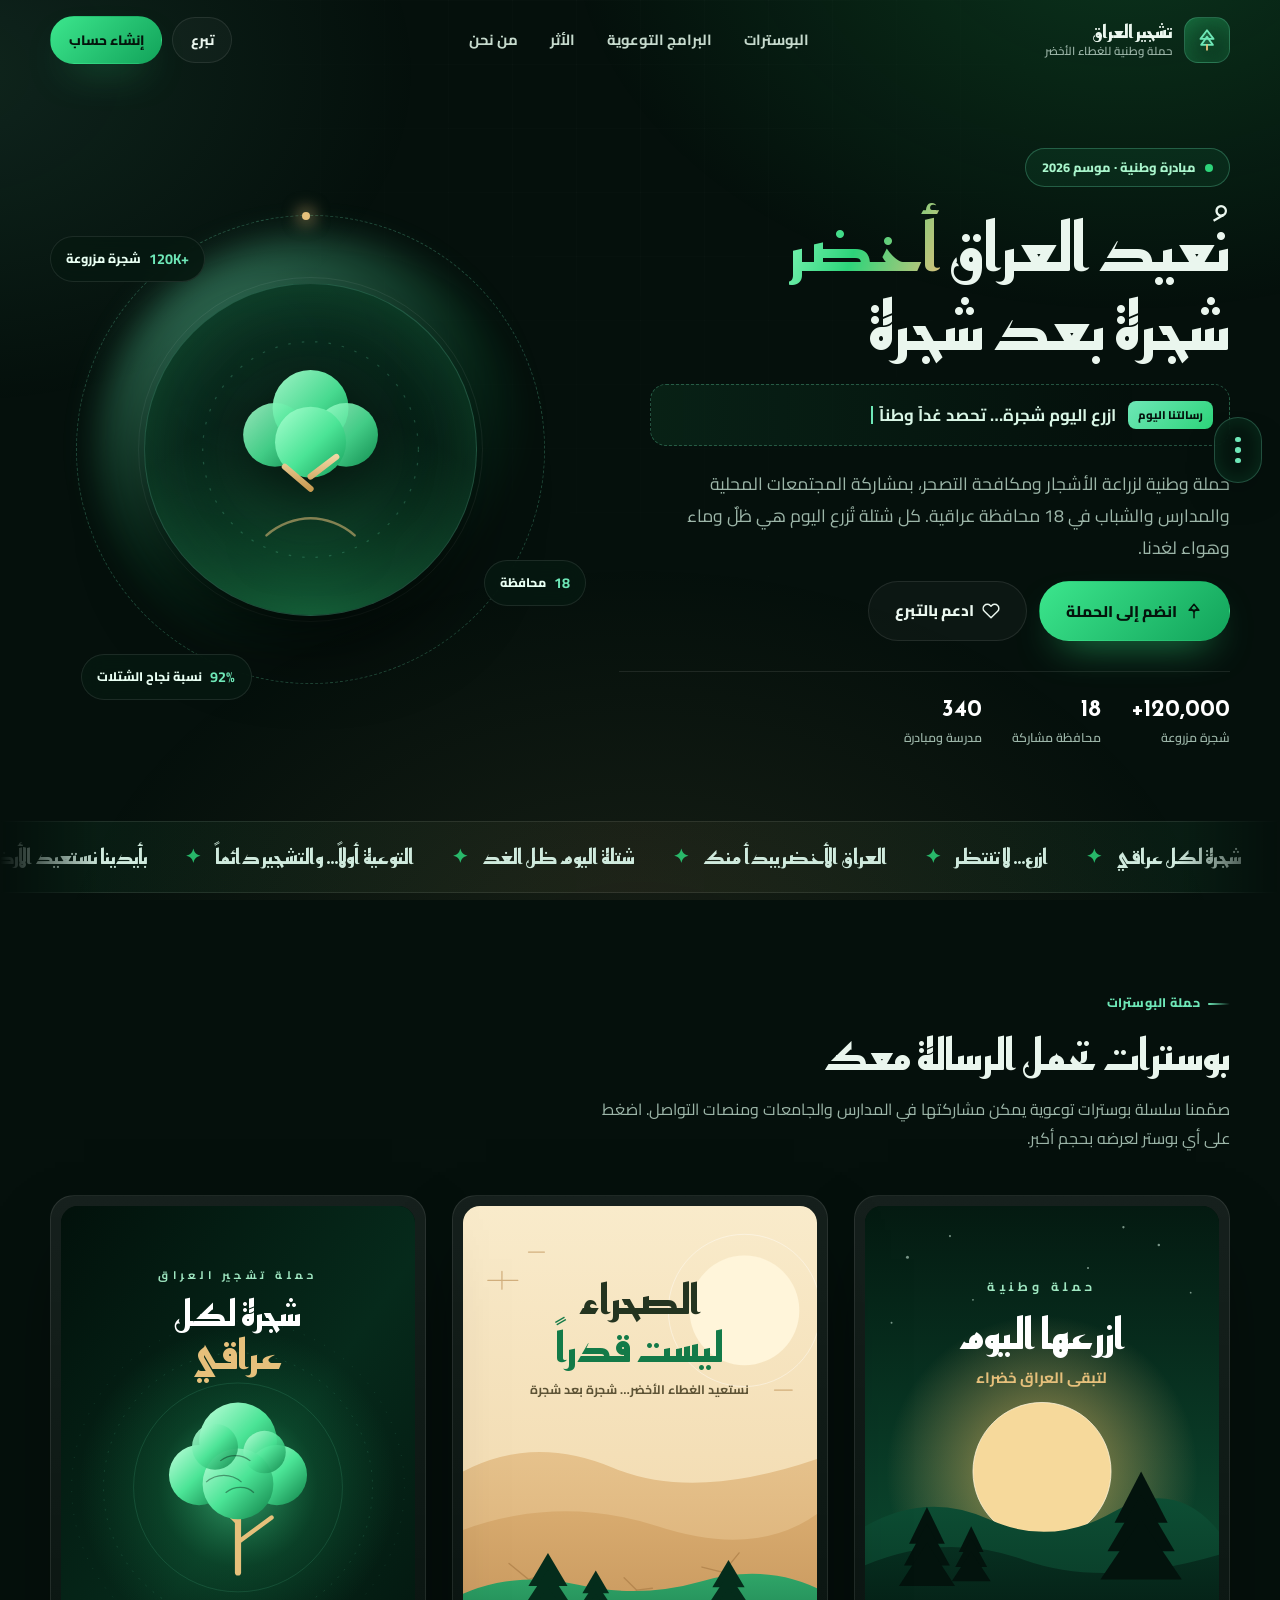
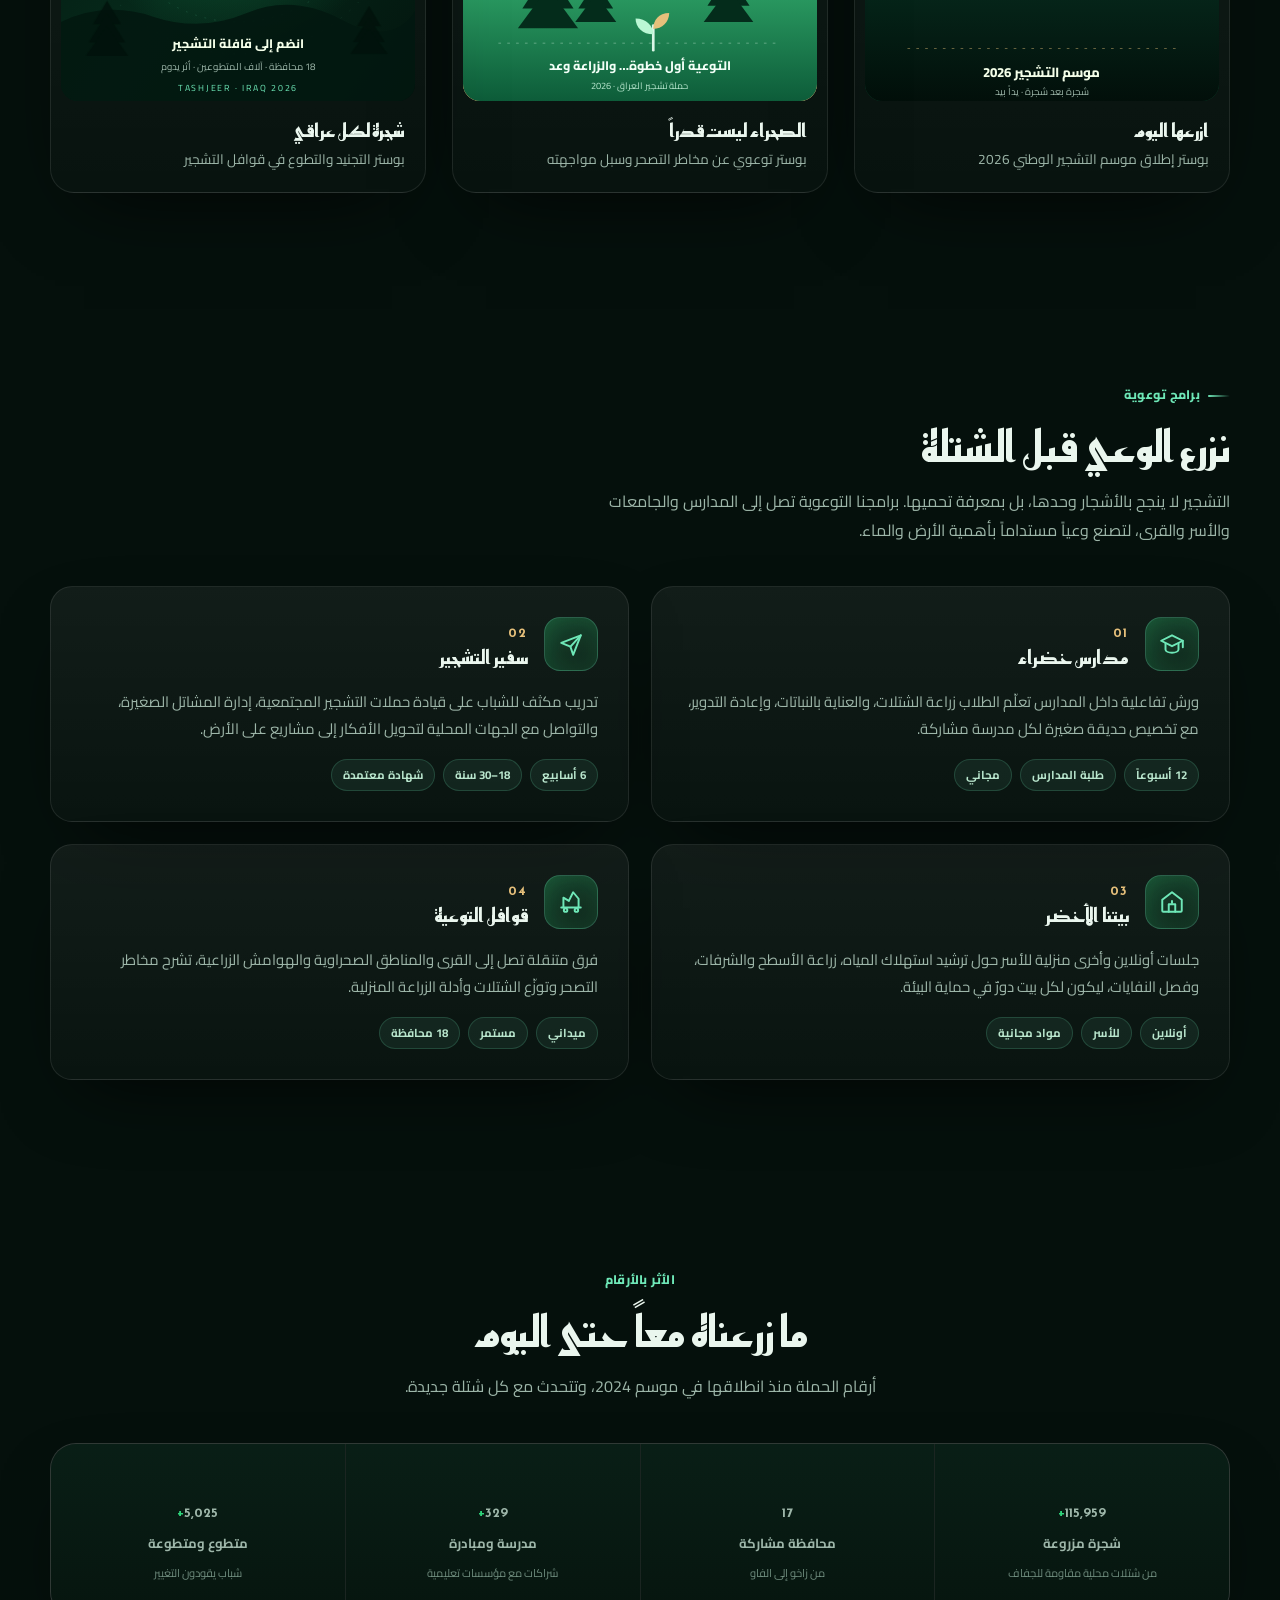
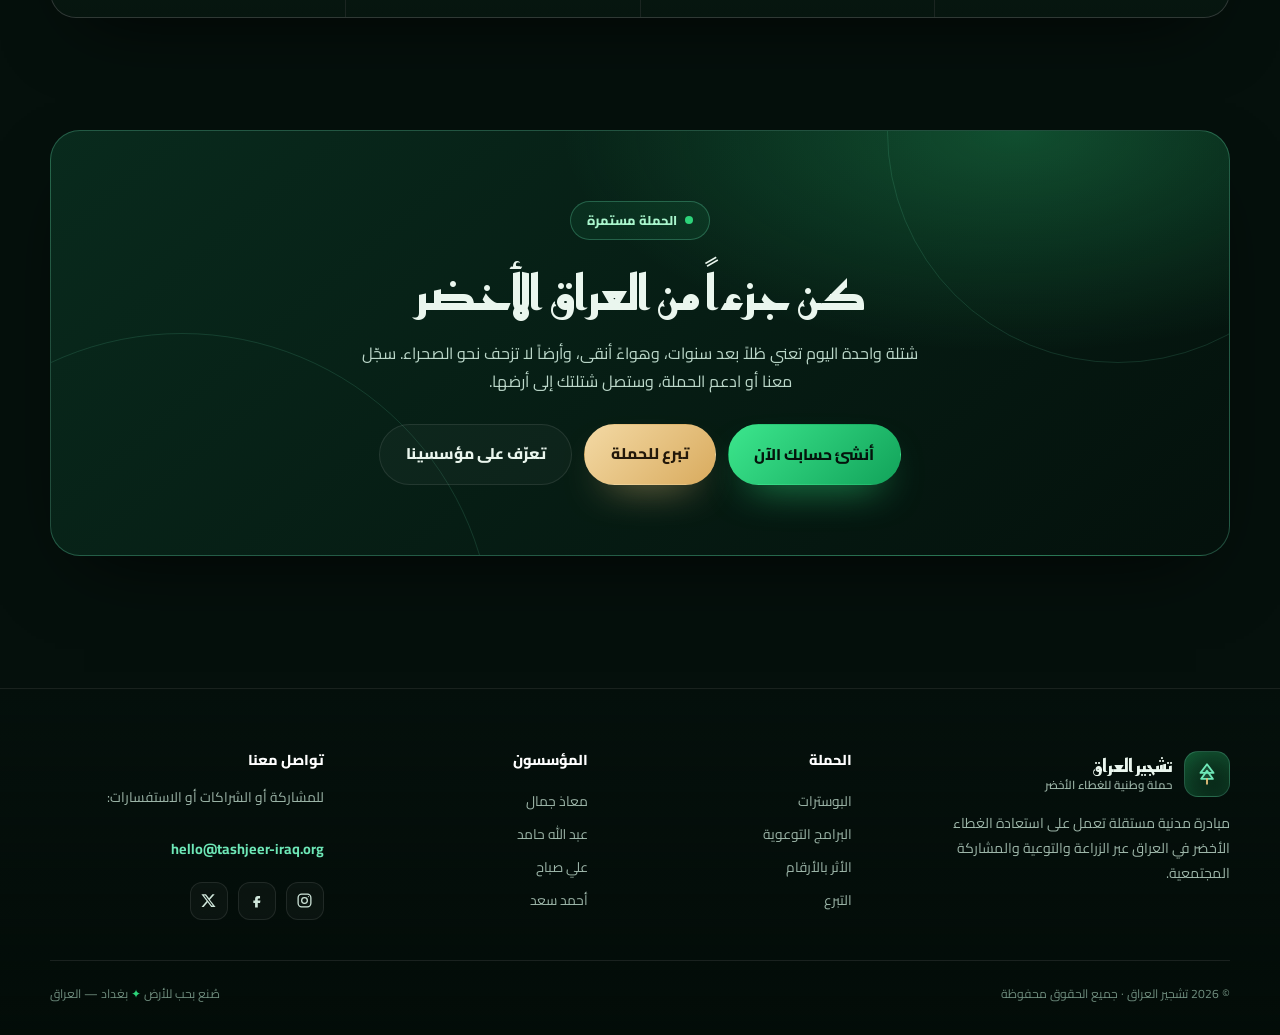
<file: index.html>
<!DOCTYPE html>
<html lang="ar" dir="rtl">
<head>
  <meta charset="UTF-8" />
  <meta name="viewport" content="width=device-width, initial-scale=1.0" />
  <title>تشجير العراق | حملة وطنية لاستعادة الغطاء الأخضر</title>
  <meta name="description" content="حملة وطنية لزراعة الأشجار في العراق ومكافحة التصحر، مع بوسترات توعوية وبرامج تعليمية وفرص للتبرع والمشاركة." />
  <meta name="theme-color" content="#05100c" />
  <meta property="og:title" content="تشجير العراق — شجرة بعد شجرة" />
  <meta property="og:description" content="نُعيد العراق أخضر عبر حملات زراعة، برامج توعوية، ومشاركة مجتمعية في 18 محافظة." />
  <meta property="og:type" content="website" />
  <link rel="icon" href="data:image/svg+xml,%3Csvg xmlns='http://www.w3.org/2000/svg' viewBox='0 0 24 24'%3E%3Crect width='24' height='24' rx='6' fill='%2305100c'/%3E%3Cpath d='M12 4 6.5 11.5h11L12 4Z' fill='%232dd47a'/%3E%3Cpath d='M12 10 7.5 16.5h9L12 10Z' fill='%236ee7b7'/%3E%3Cpath d='M12 16.5V21' stroke='%23e6c07b' stroke-width='1.6' stroke-linecap='round'/%3E%3C/svg%3E" />
  <link rel="preconnect" href="https://fonts.googleapis.com" />
  <link rel="preconnect" href="https://fonts.gstatic.com" crossorigin />
  <link href="https://fonts.googleapis.com/css2?family=Cairo:wght@300;400;600;700;800&family=Reem+Kufi:wght@400;500;600;700&display=swap" rel="stylesheet" />
  <link rel="stylesheet" href="assets/css/style.css" />
</head>
<body>
  <a class="skip-link" href="#main">تجاوز إلى المحتوى</a>
  <div class="scroll-progress" aria-hidden="true"></div>

  <!-- ======================= Header ======================= -->
  <header class="site-header" id="siteHeader">
    <div class="wrap header-inner">
      <a class="brand" href="index.html" aria-label="تشجير العراق — الصفحة الرئيسية">
        <span class="brand-mark" aria-hidden="true">
          <svg viewBox="0 0 24 24" fill="none" stroke="currentColor" stroke-width="1.7" stroke-linecap="round" stroke-linejoin="round">
            <path d="M12 3 6 11h12L12 3Z" fill="currentColor" fill-opacity=".16" />
            <path d="M12 9 6.6 16.5h10.8L12 9Z" fill="currentColor" fill-opacity=".16" />
            <path d="M12 16.5V21" stroke="#e6c07b" />
          </svg>
        </span>
        <span class="brand-text">
          <strong>تشجير العراق</strong>
          <small>حملة وطنية للغطاء الأخضر</small>
        </span>
      </a>

      <nav class="nav" aria-label="التنقل الرئيسي">
        <a href="#posters">البوسترات</a>
        <a href="#programs">البرامج التوعوية</a>
        <a href="#impact">الأثر</a>
        <a href="about.html">من نحن</a>
      </nav>

      <div class="header-actions">
        <a class="btn btn-ghost btn-sm" href="donate.html">تبرع</a>
        <button class="btn btn-primary btn-sm" type="button" data-open="accountModal">إنشاء حساب</button>
      </div>
    </div>
  </header>

  <main id="main">
    <!-- ======================= Hero ======================= -->
    <section class="hero">
      <div class="wrap hero-grid">
        <div class="hero-copy">
          <span class="eyebrow"><span class="pulse" aria-hidden="true"></span> مبادرة وطنية · موسم 2026</span>
          <h1>نُعيد العراق <span class="grad">أخضر</span><br />شجرة بعد شجرة</h1>

          <div class="rotator" aria-live="polite">
            <span class="rotator-label">رسالتنا اليوم</span>
            <p class="rotator-text" id="rotator">ازرع اليوم شجرة… تحصد غداً وطناً يتنفّس.</p>
          </div>

          <p class="hero-sub">
            حملة وطنية لزراعة الأشجار ومكافحة التصحر، بمشاركة المجتمعات المحلية والمدارس والشباب
            في 18 محافظة عراقية. كل شتلة تُزرع اليوم هي ظلٌ وماء وهواء لغدنا.
          </p>

          <div class="hero-actions">
            <button class="btn btn-primary" type="button" data-open="accountModal">
              <svg viewBox="0 0 24 24" fill="none" stroke="currentColor" stroke-width="2" stroke-linecap="round" stroke-linejoin="round" aria-hidden="true"><path d="M12 21v-8" /><path d="M12 13 8.5 9.5M12 13l3.5-3.5" /><path d="M12 3 5.5 11h13L12 3Z" /></svg>
              انضم إلى الحملة
            </button>
            <a class="btn btn-ghost" href="donate.html">
              <svg viewBox="0 0 24 24" fill="none" stroke="currentColor" stroke-width="2" stroke-linecap="round" stroke-linejoin="round" aria-hidden="true"><path d="M20.8 4.6a5.5 5.5 0 0 0-7.8 0L12 5.6l-1-1a5.5 5.5 0 0 0-7.8 7.8l1 1L12 21l7.8-7.6 1-1a5.5 5.5 0 0 0 0-7.8Z" /></svg>
              ادعم بالتبرع
            </a>
          </div>

          <div class="hero-mini">
            <div><strong>120,000+</strong><span>شجرة مزروعة</span></div>
            <div><strong>18</strong><span>محافظة مشاركة</span></div>
            <div><strong>340</strong><span>مدرسة ومبادرة</span></div>
          </div>
        </div>

        <div class="hero-art" aria-hidden="true">
          <div class="orb"></div>
          <div class="rings"></div>
          <div class="emblem">
            <svg viewBox="0 0 200 200">
              <defs>
                <linearGradient id="heroCanopy" x1="0" y1="0" x2="1" y2="1">
                  <stop offset="0" stop-color="#a9ffd0" />
                  <stop offset="0.55" stop-color="#4be496" />
                  <stop offset="1" stop-color="#149b58" />
                </linearGradient>
                <linearGradient id="heroTrunk" x1="0" y1="0" x2="0" y2="1">
                  <stop offset="0" stop-color="#f0d5a2" />
                  <stop offset="1" stop-color="#c89b52" />
                </linearGradient>
              </defs>
              <circle cx="100" cy="100" r="88" fill="none" stroke="rgba(110,231,183,.22)" stroke-dasharray="2 9" />
              <g>
                <circle cx="100" cy="66" r="31" fill="url(#heroCanopy)" opacity=".95" />
                <circle cx="71" cy="88" r="26" fill="url(#heroCanopy)" opacity=".88" />
                <circle cx="129" cy="88" r="26" fill="url(#heroCanopy)" opacity=".88" />
                <circle cx="100" cy="94" r="29" fill="url(#heroCanopy)" />
              </g>
              <path d="M100 102v62" stroke="url(#heroTrunk)" stroke-width="7" stroke-linecap="round" />
              <path d="M100 132 79 114M100 122l21-16" stroke="url(#heroTrunk)" stroke-width="5" stroke-linecap="round" />
              <path d="M64 170c10-9 24-14 36-14s26 5 36 14" stroke="rgba(230,192,123,.55)" stroke-width="2" stroke-linecap="round" fill="none" />
            </svg>
          </div>
          <span class="float-pill pill-1"><b>+120K</b> شجرة مزروعة</span>
          <span class="float-pill pill-2"><b>18</b> محافظة</span>
          <span class="float-pill pill-3"><b>92%</b> نسبة نجاح الشتلات</span>
        </div>
      </div>
    </section>

    <!-- ======================= Ticker ======================= -->
    <div class="ticker" aria-hidden="true">
      <div class="ticker-track">
        <div class="ticker-set">
          <span class="ticker-item">شجرة لكل عراقي</span>
          <span class="ticker-item">ازرع… لا تنتظر</span>
          <span class="ticker-item">العراق الأخضر يبدأ منك</span>
          <span class="ticker-item">شتلة اليوم ظل الغد</span>
          <span class="ticker-item">التوعية أولاً… والتشجير دائماً</span>
          <span class="ticker-item">بأيدينا نستعيد الأرض</span>
        </div>
      </div>
    </div>

    <!-- ======================= Posters ======================= -->
    <section class="section" id="posters">
      <div class="wrap">
        <div class="section-head reveal">
          <span class="kicker">حملة البوسترات</span>
          <h2>بوسترات تحمل الرسالة معك</h2>
          <p>
            صمّمنا سلسلة بوسترات توعوية يمكن مشاركتها في المدارس والجامعات ومنصات التواصل.
            اضغط على أي بوستر لعرضه بحجم أكبر.
          </p>
        </div>

        <div class="posters-grid">
          <!-- Poster 1 -->
          <article class="poster reveal" style="--d: 0ms">
            <button class="poster-open" type="button" data-poster data-title="ازرعها اليوم" data-sub="حملة تشجير العراق · موسم 2026" aria-label="عرض بوستر ازرعها اليوم">
              <svg viewBox="0 0 400 560" role="img" aria-label="بوستر: ازرعها اليوم لتبقى العراق خضراء">
                <defs>
                  <linearGradient id="p1sky" x1="0" y1="0" x2="0" y2="1">
                    <stop offset="0" stop-color="#041a11" />
                    <stop offset="0.55" stop-color="#0a3d28" />
                    <stop offset="1" stop-color="#0e5738" />
                  </linearGradient>
                  <radialGradient id="p1glow" cx="0.5" cy="0.5" r="0.5">
                    <stop offset="0" stop-color="#ffe9b8" stop-opacity="0.85" />
                    <stop offset="0.45" stop-color="#f0c069" stop-opacity="0.38" />
                    <stop offset="1" stop-color="#e6c07b" stop-opacity="0" />
                  </radialGradient>
                  <linearGradient id="p1hill1" x1="0" y1="0" x2="0" y2="1">
                    <stop offset="0" stop-color="#0d4e34" /><stop offset="1" stop-color="#062b1d" />
                  </linearGradient>
                  <linearGradient id="p1hill2" x1="0" y1="0" x2="0" y2="1">
                    <stop offset="0" stop-color="#072f20" /><stop offset="1" stop-color="#020f0a" />
                  </linearGradient>
                </defs>
                <rect width="400" height="560" fill="url(#p1sky)" />
                <g fill="#d9f6e6" opacity="0.55">
                  <circle cx="48" cy="58" r="1.7" /><circle cx="96" cy="34" r="1.2" /><circle cx="332" cy="44" r="1.4" />
                  <circle cx="368" cy="98" r="1" /><circle cx="252" cy="70" r="1.2" /><circle cx="122" cy="106" r="1" />
                  <circle cx="30" cy="132" r="1.1" /><circle cx="292" cy="24" r="1.3" />
                </g>
                <circle cx="200" cy="300" r="176" fill="url(#p1glow)" />
                <circle cx="200" cy="300" r="78" fill="#f6d99b" />
                <circle cx="200" cy="300" r="78" fill="none" stroke="#fff6de" stroke-opacity="0.85" />
                <text x="200" y="96" text-anchor="middle" fill="#9fe7c1" font-family="Cairo, sans-serif" font-size="14" font-weight="700" letter-spacing="5">حملة وطنية</text>
                <text x="200" y="162" text-anchor="middle" fill="#ffffff" font-family="Reem Kufi, Cairo, sans-serif" font-size="48" font-weight="700">ازرعها اليوم</text>
                <text x="200" y="200" text-anchor="middle" fill="#e6c07b" font-family="Cairo, sans-serif" font-size="17" font-weight="700">لتبقى العراق خضراء</text>
                <path d="M0 362 Q70 322 140 354 T280 346 T400 368 V560 H0 Z" fill="url(#p1hill1)" />
                <path d="M0 406 Q90 368 180 400 T400 394 V560 H0 Z" fill="url(#p1hill2)" />
                <g fill="#03130d">
                  <g transform="translate(312 300)">
                    <rect x="-4" y="62" width="8" height="46" fill="#020d08" />
                    <path d="M0 0 L30 58 H-30 Z" /><path d="M0 26 L38 90 H-38 Z" /><path d="M0 54 L46 122 H-46 Z" />
                  </g>
                  <g transform="translate(70 340) scale(.72)">
                    <rect x="-3.5" y="62" width="7" height="40" />
                    <path d="M0 0 L28 58 H-28 Z" /><path d="M0 26 L36 92 H-36 Z" /><path d="M0 56 L44 124 H-44 Z" />
                  </g>
                  <g transform="translate(120 362) scale(.5)">
                    <rect x="-3.5" y="62" width="7" height="40" />
                    <path d="M0 0 L28 58 H-28 Z" /><path d="M0 26 L36 92 H-36 Z" /><path d="M0 56 L44 124 H-44 Z" />
                  </g>
                </g>
                <path d="M48 500h304" stroke="rgba(230,192,123,.5)" stroke-width="1" stroke-dasharray="3 7" />
                <text x="200" y="532" text-anchor="middle" fill="#f4ffe9" font-family="Cairo, sans-serif" font-size="15" font-weight="800">موسم التشجير 2026</text>
                <text x="200" y="552" text-anchor="middle" fill="#9db6a9" font-family="Cairo, sans-serif" font-size="11">شجرة بعد شجرة · يداً بيد</text>
              </svg>
              <span class="poster-overlay"><span>عرض البوستر</span></span>
            </button>
            <div class="poster-meta">
              <h3>ازرعها اليوم</h3>
              <p>بوستر إطلاق موسم التشجير الوطني 2026</p>
            </div>
          </article>

          <!-- Poster 2 -->
          <article class="poster reveal" style="--d: 90ms">
            <button class="poster-open" type="button" data-poster data-title="الصحراء ليست قدراً" data-sub="بوستر توعوي · مكافحة التصحر" aria-label="عرض بوستر الصحراء ليست قدراً">
              <svg viewBox="0 0 400 560" role="img" aria-label="بوستر: الصحراء ليست قدراً، نستعيد الغطاء الأخضر">
                <defs>
                  <linearGradient id="p2sky" x1="0" y1="0" x2="0" y2="1">
                    <stop offset="0" stop-color="#f9ebcb" /><stop offset="1" stop-color="#efd3a3" />
                  </linearGradient>
                  <linearGradient id="p2sand1" x1="0" y1="0" x2="0" y2="1">
                    <stop offset="0" stop-color="#e6c28c" /><stop offset="1" stop-color="#d3a469" />
                  </linearGradient>
                  <linearGradient id="p2sand2" x1="0" y1="0" x2="0" y2="1">
                    <stop offset="0" stop-color="#d8ab6f" /><stop offset="1" stop-color="#bd8b52" />
                  </linearGradient>
                  <linearGradient id="p2green" x1="0" y1="0" x2="0" y2="1">
                    <stop offset="0" stop-color="#2fa568" /><stop offset="1" stop-color="#0d5c39" />
                  </linearGradient>
                </defs>
                <rect width="400" height="560" fill="url(#p2sky)" />
                <circle cx="318" cy="118" r="62" fill="#fff5da" />
                <circle cx="318" cy="118" r="86" fill="none" stroke="#ffffff" stroke-opacity="0.45" />
                <g stroke="#b98a4e" stroke-width="1.4" stroke-linecap="round" opacity="0.6">
                  <path d="M28 84h34M44 74v20" /><path d="M74 52h18" /><path d="M352 208h20" />
                </g>

                <text x="200" y="122" text-anchor="middle" fill="#243420" font-family="Reem Kufi, Cairo, sans-serif" font-size="46" font-weight="700">الصحراء</text>
                <text x="200" y="176" text-anchor="middle" fill="#137a48" font-family="Reem Kufi, Cairo, sans-serif" font-size="46" font-weight="700">ليست قدراً</text>
                <text x="200" y="212" text-anchor="middle" fill="#5d5335" font-family="Cairo, sans-serif" font-size="14" font-weight="700">نستعيد الغطاء الأخضر… شجرة بعد شجرة</text>

                <path d="M0 300 Q80 258 170 296 T400 286 V560 H0 Z" fill="url(#p2sand1)" />
                <path d="M0 366 Q110 326 220 362 T400 348 V560 H0 Z" fill="url(#p2sand2)" />

                <!-- cracked earth lines -->
                <g stroke="#a97b45" stroke-width="1.6" stroke-linecap="round" opacity="0.65" fill="none">
                  <path d="M52 404l22 18 4 24M74 422l26-8M92 430l20 10" />
                  <path d="M312 392l-18 22 6 26M294 414l-24-6M300 436l-16 14" />
                  <path d="M182 420l14 14-4 20M196 434l18-2" />
                </g>

                <path d="M0 438 Q60 412 130 428 T270 424 T400 432 V560 H0 Z" fill="url(#p2green)" />
                <g fill="#042c1b">
                  <g transform="translate(96 392) scale(.85)">
                    <rect x="-4" y="46" width="8" height="34" />
                    <path d="M0 0 L26 44 H-26 Z" /><path d="M0 22 L34 74 H-34 Z" /><path d="M0 46 L40 100 H-40 Z" />
                  </g>
                  <g transform="translate(150 412) scale(.58)">
                    <rect x="-4" y="46" width="8" height="34" />
                    <path d="M0 0 L26 44 H-26 Z" /><path d="M0 22 L34 74 H-34 Z" /><path d="M0 46 L40 100 H-40 Z" />
                  </g>
                  <g transform="translate(300 400) scale(.7)">
                    <rect x="-4" y="46" width="8" height="34" />
                    <path d="M0 0 L26 44 H-26 Z" /><path d="M0 22 L34 74 H-34 Z" /><path d="M0 46 L40 100 H-40 Z" />
                  </g>
                </g>
                <!-- young sprout -->
                <g transform="translate(215 468)">
                  <path d="M0 34V6" stroke="#d9f6e6" stroke-width="3" stroke-linecap="round" />
                  <path d="M0 16C-12 16 -20 8 -20 -2c12 0 20 8 20 18Z" fill="#baf7d4" />
                  <path d="M0 10C10 10 18 2 18 -8 6 -8 0 0 0 10Z" fill="#e6c07b" />
                </g>
                <path d="M40 494h320" stroke="rgba(217,246,230,.4)" stroke-width="1" stroke-dasharray="3 7" />
                <text x="200" y="524" text-anchor="middle" fill="#f2fff7" font-family="Cairo, sans-serif" font-size="14" font-weight="800">التوعية أول خطوة… والزراعة وعد</text>
                <text x="200" y="546" text-anchor="middle" fill="#b7e6cd" font-family="Cairo, sans-serif" font-size="10.5">حملة تشجير العراق · 2026</text>
              </svg>
              <span class="poster-overlay"><span>عرض البوستر</span></span>
            </button>
            <div class="poster-meta">
              <h3>الصحراء ليست قدراً</h3>
              <p>بوستر توعوي عن مخاطر التصحر وسبل مواجهته</p>
            </div>
          </article>

          <!-- Poster 3 -->
          <article class="poster reveal" style="--d: 180ms">
            <button class="poster-open" type="button" data-poster data-title="شجرة لكل عراقي" data-sub="قافلة التشجير · 18 محافظة" aria-label="عرض بوستر شجرة لكل عراقي">
              <svg viewBox="0 0 400 560" role="img" aria-label="بوستر: شجرة لكل عراقي، انضم إلى قافلة التشجير">
                <defs>
                  <linearGradient id="p3bg" x1="0" y1="0" x2="1" y2="1">
                    <stop offset="0" stop-color="#02110b" /><stop offset="0.55" stop-color="#062a1b" /><stop offset="1" stop-color="#03150e" />
                  </linearGradient>
                  <radialGradient id="p3glow" cx="0.5" cy="0.5" r="0.5">
                    <stop offset="0" stop-color="#57f0a2" stop-opacity="0.6" />
                    <stop offset="0.5" stop-color="#1fae65" stop-opacity="0.2" />
                    <stop offset="1" stop-color="#1fae65" stop-opacity="0" />
                  </radialGradient>
                  <linearGradient id="p3tree" x1="0" y1="0" x2="1" y2="1">
                    <stop offset="0" stop-color="#c3ffdd" /><stop offset="0.5" stop-color="#4be496" /><stop offset="1" stop-color="#0f7f47" />
                  </linearGradient>
                </defs>
                <rect width="400" height="560" fill="url(#p3bg)" />
                <g fill="none" stroke="rgba(110,231,183,.16)">
                  <circle cx="200" cy="318" r="118" />
                  <circle cx="200" cy="318" r="152" stroke-dasharray="2 9" />
                  <circle cx="200" cy="318" r="188" stroke-dasharray="1 12" />
                </g>
                <circle cx="200" cy="318" r="180" fill="url(#p3glow)" />

                <text x="200" y="82" text-anchor="middle" fill="#9fe7c1" font-family="Cairo, sans-serif" font-size="12.5" font-weight="700" letter-spacing="5">حملة تشجير العراق</text>
                <text x="200" y="136" text-anchor="middle" fill="#ffffff" font-family="Reem Kufi, Cairo, sans-serif" font-size="40" font-weight="700">شجرة لكل</text>
                <text x="200" y="184" text-anchor="middle" fill="#e6c07b" font-family="Reem Kufi, Cairo, sans-serif" font-size="46" font-weight="700">عراقي</text>

                <g transform="translate(200 318)">
                  <path d="M0 96V-12" stroke="#e6c07b" stroke-width="7" stroke-linecap="round" />
                  <path d="M0 40 -34 6M0 22 30 -10M0 62 38 34" stroke="#e6c07b" stroke-width="5" stroke-linecap="round" />
                  <g fill="url(#p3tree)">
                    <circle cx="0" cy="-52" r="44" />
                    <circle cx="-44" cy="-14" r="34" />
                    <circle cx="44" cy="-14" r="34" />
                    <circle cx="0" cy="-4" r="40" />
                    <circle cx="-26" cy="-46" r="26" opacity="0.9" />
                    <circle cx="30" cy="-40" r="24" opacity="0.9" />
                  </g>
                  <g fill="none" stroke="rgba(3,21,14,.4)" stroke-width="1.4">
                    <path d="M-20 -30c10-8 24-8 34 0M-36 -6c12-10 28-10 40 0M-14 6c10-8 24-8 32 0" />
                  </g>
                </g>

                <g fill="#031810" opacity="0.9">
                  <path d="M0 470 Q50 446 104 464 T210 460 T318 468 T400 458 V560 H0 Z" />
                </g>
                <g fill="#02110b" opacity="0.75">
                  <g transform="translate(52 446) scale(.6)">
                    <rect x="-4" y="52" width="8" height="38" />
                    <path d="M0 0 L26 44 H-26 Z" /><path d="M0 24 L34 78 H-34 Z" /><path d="M0 48 L40 104 H-40 Z" />
                  </g>
                  <g transform="translate(348 452) scale(.52)">
                    <rect x="-4" y="52" width="8" height="38" />
                    <path d="M0 0 L26 44 H-26 Z" /><path d="M0 24 L34 78 H-34 Z" /><path d="M0 48 L40 104 H-40 Z" />
                  </g>
                </g>

                <text x="200" y="500" text-anchor="middle" fill="#f4ffe9" font-family="Cairo, sans-serif" font-size="14" font-weight="800">انضم إلى قافلة التشجير</text>
                <text x="200" y="524" text-anchor="middle" fill="#9db6a9" font-family="Cairo, sans-serif" font-size="11">18 محافظة · آلاف المتطوعين · أثر يدوم</text>
                <text x="200" y="548" text-anchor="middle" fill="#6ee7b7" font-family="Cairo, sans-serif" font-size="10" letter-spacing="2">TASHJEER · IRAQ 2026</text>
              </svg>
              <span class="poster-overlay"><span>عرض البوستر</span></span>
            </button>
            <div class="poster-meta">
              <h3>شجرة لكل عراقي</h3>
              <p>بوستر التجنيد والتطوع في قوافل التشجير</p>
            </div>
          </article>
        </div>
      </div>
    </section>

    <!-- ======================= Programs ======================= -->
    <section class="section" id="programs">
      <div class="wrap">
        <div class="section-head reveal">
          <span class="kicker">برامج توعوية</span>
          <h2>نزرع الوعي قبل الشتلة</h2>
          <p>
            التشجير لا ينجح بالأشجار وحدها، بل بمعرفة تحميها. برامجنا التوعوية تصل إلى المدارس
            والجامعات والأسر والقرى، لتصنع وعياً مستداماً بأهمية الأرض والماء.
          </p>
        </div>

        <div class="programs-grid">
          <article class="card reveal" style="--d: 0ms">
            <div class="program-top">
              <span class="icon-chip" aria-hidden="true">
                <svg viewBox="0 0 24 24" fill="none" stroke="currentColor" stroke-width="1.8" stroke-linecap="round" stroke-linejoin="round"><path d="M22 9 12 4 2 9l10 5 10-5Z" /><path d="M6 11.5V17c0 1.7 2.7 3 6 3s6-1.3 6-3v-5.5" /><path d="M22 9v6" /></svg>
              </span>
              <div>
                <span class="program-num">01</span>
                <h3>مدارس خضراء</h3>
              </div>
            </div>
            <p>
              ورش تفاعلية داخل المدارس تعلّم الطلاب زراعة الشتلات، والعناية بالنباتات، وإعادة
              التدوير، مع تخصيص حديقة صغيرة لكل مدرسة مشاركة.
            </p>
            <div class="tags"><span class="tag">12 أسبوعاً</span><span class="tag">طلبة المدارس</span><span class="tag">مجاني</span></div>
          </article>

          <article class="card reveal" style="--d: 80ms">
            <div class="program-top">
              <span class="icon-chip" aria-hidden="true">
                <svg viewBox="0 0 24 24" fill="none" stroke="currentColor" stroke-width="1.8" stroke-linecap="round" stroke-linejoin="round"><path d="m3 11 18-7-7 18-2.5-7.5L3 11Z" /><path d="M21 4 11.5 14.5" /></svg>
              </span>
              <div>
                <span class="program-num">02</span>
                <h3>سفير التشجير</h3>
              </div>
            </div>
            <p>
              تدريب مكثف للشباب على قيادة حملات التشجير المجتمعية، إدارة المشاتل الصغيرة،
              والتواصل مع الجهات المحلية لتحويل الأفكار إلى مشاريع على الأرض.
            </p>
            <div class="tags"><span class="tag">6 أسابيع</span><span class="tag">18–30 سنة</span><span class="tag">شهادة معتمدة</span></div>
          </article>

          <article class="card reveal" style="--d: 160ms">
            <div class="program-top">
              <span class="icon-chip" aria-hidden="true">
                <svg viewBox="0 0 24 24" fill="none" stroke="currentColor" stroke-width="1.8" stroke-linecap="round" stroke-linejoin="round"><path d="m3 10 9-7 9 7v10a1 1 0 0 1-1 1H4a1 1 0 0 1-1-1V10Z" /><path d="M9 21v-7h6v7" /><path d="M12 13v-2" /></svg>
              </span>
              <div>
                <span class="program-num">03</span>
                <h3>بيتنا الأخضر</h3>
              </div>
            </div>
            <p>
              جلسات أونلاين وأخرى منزلية للأسر حول ترشيد استهلاك المياه، زراعة الأسطح والشرفات،
              وفصل النفايات، ليكون لكل بيت دورٌ في حماية البيئة.
            </p>
            <div class="tags"><span class="tag">أونلاين</span><span class="tag">للأسر</span><span class="tag">مواد مجانية</span></div>
          </article>

          <article class="card reveal" style="--d: 240ms">
            <div class="program-top">
              <span class="icon-chip" aria-hidden="true">
                <svg viewBox="0 0 24 24" fill="none" stroke="currentColor" stroke-width="1.8" stroke-linecap="round" stroke-linejoin="round"><path d="M3 17h18" /><path d="M5 17V8l5 3 4-8 5 6v8" /><circle cx="7" cy="19.5" r="1.6" /><circle cx="17" cy="19.5" r="1.6" /></svg>
              </span>
              <div>
                <span class="program-num">04</span>
                <h3>قوافل التوعية</h3>
              </div>
            </div>
            <p>
              فرق متنقلة تصل إلى القرى والمناطق الصحراوية والهوامش الزراعية، تشرح مخاطر التصحر
              وتوزّع الشتلات وأدلة الزراعة المنزلية.
            </p>
            <div class="tags"><span class="tag">ميداني</span><span class="tag">مستمر</span><span class="tag">18 محافظة</span></div>
          </article>
        </div>
      </div>
    </section>

    <!-- ======================= Impact ======================= -->
    <section class="section" id="impact">
      <div class="wrap">
        <div class="section-head center reveal">
          <span class="kicker">الأثر بالأرقام</span>
          <h2>ما زرعناه معاً حتى اليوم</h2>
          <p>أرقام الحملة منذ انطلاقها في موسم 2024، وتتحدث مع كل شتلة جديدة.</p>
        </div>

        <div class="stats-band reveal">
          <div class="stat">
            <b><span data-count="120000">0</span><span class="plus">+</span></b>
            <span>شجرة مزروعة</span>
            <small>من شتلات محلية مقاومة للجفاف</small>
          </div>
          <div class="stat">
            <b><span data-count="18">0</span></b>
            <span>محافظة مشاركة</span>
            <small>من زاخو إلى الفاو</small>
          </div>
          <div class="stat">
            <b><span data-count="340">0</span><span class="plus">+</span></b>
            <span>مدرسة ومبادرة</span>
            <small>شراكات مع مؤسسات تعليمية</small>
          </div>
          <div class="stat">
            <b><span data-count="5200">0</span><span class="plus">+</span></b>
            <span>متطوع ومتطوعة</span>
            <small>شباب يقودون التغيير</small>
          </div>
        </div>
      </div>
    </section>

    <!-- ======================= CTA ======================= -->
    <section class="section" style="padding-top: 20px">
      <div class="wrap">
        <div class="cta-panel reveal">
          <span class="eyebrow"><span class="pulse" aria-hidden="true"></span> الحملة مستمرة</span>
          <h2>كن جزءاً من العراق الأخضر</h2>
          <p>
            شتلة واحدة اليوم تعني ظلاً بعد سنوات، وهواءً أنقى، وأرضاً لا تزحف نحو الصحراء.
            سجّل معنا أو ادعم الحملة، وستصل شتلتك إلى أرضها.
          </p>
          <div class="cta-actions">
            <button class="btn btn-primary" type="button" data-open="accountModal">أنشئ حسابك الآن</button>
            <a class="btn btn-gold" href="donate.html">تبرع للحملة</a>
            <a class="btn btn-ghost" href="about.html">تعرّف على مؤسسينا</a>
          </div>
        </div>
      </div>
    </section>
  </main>

  <!-- ======================= Footer ======================= -->
  <footer class="site-footer">
    <div class="wrap">
      <div class="footer-grid">
        <div class="footer-brand">
          <a class="brand" href="index.html">
            <span class="brand-mark" aria-hidden="true">
              <svg viewBox="0 0 24 24" fill="none" stroke="currentColor" stroke-width="1.7" stroke-linecap="round" stroke-linejoin="round">
                <path d="M12 3 6 11h12L12 3Z" fill="currentColor" fill-opacity=".16" />
                <path d="M12 9 6.6 16.5h10.8L12 9Z" fill="currentColor" fill-opacity=".16" />
                <path d="M12 16.5V21" stroke="#e6c07b" />
              </svg>
            </span>
            <span class="brand-text"><strong>تشجير العراق</strong><small>حملة وطنية للغطاء الأخضر</small></span>
          </a>
          <p>مبادرة مدنية مستقلة تعمل على استعادة الغطاء الأخضر في العراق عبر الزراعة والتوعية والمشاركة المجتمعية.</p>
        </div>

        <div class="footer-col">
          <h3>الحملة</h3>
          <a href="#posters">البوسترات</a>
          <a href="#programs">البرامج التوعوية</a>
          <a href="#impact">الأثر بالأرقام</a>
          <a href="donate.html">التبرع</a>
        </div>

        <div class="footer-col">
          <h3>المؤسسون</h3>
          <a href="about.html#founders">معاذ جمال</a>
          <a href="about.html#founders">عبد الله حامد</a>
          <a href="about.html#founders">علي صباح</a>
          <a href="about.html#founders">أحمد سعد</a>
        </div>

        <div class="footer-col">
          <h3>تواصل معنا</h3>
          <p>للمشاركة أو الشراكات أو الاستفسارات:</p>
          <a class="mail" href="mailto:hello@tashjeer-iraq.org">hello@tashjeer-iraq.org</a>
          <div class="socials">
            <a href="https://www.instagram.com/" target="_blank" rel="noopener noreferrer" aria-label="إنستغرام">
              <svg viewBox="0 0 24 24" fill="none" stroke="currentColor" stroke-width="1.8" stroke-linecap="round"><rect x="3" y="3" width="18" height="18" rx="5" /><circle cx="12" cy="12" r="4" /><circle cx="17.5" cy="6.5" r="0.8" fill="currentColor" stroke="none" /></svg>
            </a>
            <a href="https://www.facebook.com/" target="_blank" rel="noopener noreferrer" aria-label="فيسبوك">
              <svg viewBox="0 0 24 24" fill="currentColor"><path d="M14 9h3V5.5h-3c-2.5 0-4 1.7-4 4.2V12H7.5v3.5H10V22h3.8v-6.5H17l.6-3.5h-3.8v-1.7c0-.8.4-1.3 1.2-1.3Z" /></svg>
            </a>
            <a href="https://x.com/" target="_blank" rel="noopener noreferrer" aria-label="منصة إكس">
              <svg viewBox="0 0 24 24" fill="currentColor"><path d="M17.6 3h3.1l-6.8 7.8L22 21h-6.3l-4.9-6.4L5.2 21H2.1l7.3-8.3L2 3h6.4l4.4 5.9L17.6 3Zm-1.1 16.1h1.7L7.3 4.8H5.5l11 14.3Z" /></svg>
            </a>
          </div>
        </div>
      </div>

      <div class="footer-bottom">
        <span>© <span data-year>2026</span> تشجير العراق · جميع الحقوق محفوظة</span>
        <span>صُنع بحب للأرض <span class="dot-sep">✦</span> بغداد — العراق</span>
      </div>
    </div>
  </footer>

  <!-- ======================= Three-dot quick menu ======================= -->
  <div class="dots" id="quickMenu">
    <div class="dots-panel" id="quickPanel" role="dialog" aria-label="خيارات سريعة">
      <div class="dots-head">
        <span>خيارات سريعة</span>
        <button type="button" data-close-dots aria-label="إغلاق القائمة">
          <svg viewBox="0 0 24 24" fill="none" stroke="currentColor" stroke-width="2.2" stroke-linecap="round"><path d="M6 6l12 12M18 6 6 18" /></svg>
        </button>
      </div>

      <button class="dots-item" type="button" data-open="accountModal">
        <span class="dots-ico" aria-hidden="true">
          <svg viewBox="0 0 24 24" fill="none" stroke="currentColor" stroke-width="1.9" stroke-linecap="round" stroke-linejoin="round"><circle cx="9" cy="8" r="3.4" /><path d="M2.8 20c.5-3.4 3.1-5.4 6.2-5.4 1.6 0 3 .5 4.1 1.4" /><path d="M18.5 14v6M15.5 17h6" /></svg>
        </span>
        <span class="txt"><b>إنشاء حساب</b><small>انضم إلى مجتمع الحملة</small></span>
      </button>

      <a class="dots-item gold" href="donate.html">
        <span class="dots-ico" aria-hidden="true">
          <svg viewBox="0 0 24 24" fill="none" stroke="currentColor" stroke-width="1.9" stroke-linecap="round" stroke-linejoin="round"><path d="M12 20s-7-4.3-7-9a4 4 0 0 1 7-2.6A4 4 0 0 1 19 11c0 4.7-7 9-7 9Z" /></svg>
        </span>
        <span class="txt"><b>التبرع للحملة</b><small>ادعم زراعة شتلة جديدة</small></span>
      </a>

      <a class="dots-item" href="about.html">
        <span class="dots-ico" aria-hidden="true">
          <svg viewBox="0 0 24 24" fill="none" stroke="currentColor" stroke-width="1.9" stroke-linecap="round" stroke-linejoin="round"><circle cx="12" cy="12" r="9" /><path d="M12 11v5.5" /><circle cx="12" cy="7.6" r="0.9" fill="currentColor" stroke="none" /></svg>
        </span>
        <span class="txt"><b>من نحن</b><small>قصتنا ومؤسسونا</small></span>
      </a>

      <div class="dots-foot">تشجير العراق · موسم 2026</div>
    </div>

    <button class="dots-btn" type="button" aria-label="فتح الخيارات السريعة" aria-expanded="false" aria-controls="quickPanel">
      <span class="dot" aria-hidden="true"></span>
      <span class="dot" aria-hidden="true"></span>
      <span class="dot" aria-hidden="true"></span>
    </button>
  </div>

  <!-- ======================= Account modal ======================= -->
  <div class="modal" id="accountModal" role="dialog" aria-modal="true" aria-labelledby="accountTitle" aria-hidden="true">
    <div class="modal-card">
      <button class="modal-close" type="button" data-close aria-label="إغلاق">
        <svg viewBox="0 0 24 24" fill="none" stroke="currentColor" stroke-width="2.2" stroke-linecap="round"><path d="M6 6l12 12M18 6 6 18" /></svg>
      </button>

      <div id="accountFormView">
        <h3 id="accountTitle">أنشئ حسابك في الحملة</h3>
        <p class="sub">سجّل بياناتك لتصلك فرص التطوع وفعاليات التشجير القريبة منك.</p>

        <form id="accountForm" novalidate>
          <p class="form-note" id="accountNote" role="alert"></p>

          <div class="field">
            <label for="accName">الاسم الكامل</label>
            <input class="input" id="accName" name="name" type="text" placeholder="مثال: معاذ جمال" autocomplete="name" required />
          </div>

          <div class="field">
            <label for="accEmail">البريد الإلكتروني</label>
            <input class="input" id="accEmail" name="email" type="email" placeholder="name@example.com" autocomplete="email" dir="ltr" required />
          </div>

          <div class="field">
            <label for="accCity">المحافظة</label>
            <select class="select" id="accCity" name="city" required>
              <option value="" selected disabled>اختر محافظتك</option>
              <option>بغداد</option><option>البصرة</option><option>نينوى</option><option>أربيل</option>
              <option>النجف</option><option>كربلاء</option><option>الأنبار</option><option>ديالى</option>
              <option>ذي قار</option><option>السليمانية</option><option>صلاح الدين</option><option>بابل</option>
              <option>واسط</option><option>ميسان</option><option>المثنى</option><option>القادسية</option>
              <option>دهوك</option><option>كركوك</option>
            </select>
          </div>

          <div class="field">
            <label for="accPass">كلمة المرور</label>
            <input class="input" id="accPass" name="password" type="password" placeholder="6 أحرف على الأقل" autocomplete="new-password" minlength="6" required />
          </div>

          <label class="checkline">
            <input type="checkbox" name="terms" required />
            <span>أوافق على شروط المشاركة وسياسة الخصوصية، وأرغب في استلام أخبار الحملة.</span>
          </label>

          <button class="btn btn-primary btn-block" type="submit">إنشاء الحساب</button>
          <p class="form-foot">بياناتك تُحفظ على جهازك في هذا العرض التجريبي فقط.</p>
        </form>
      </div>

      <div class="success-view" id="accountSuccess">
        <div class="success-icon" aria-hidden="true">
          <svg viewBox="0 0 24 24" fill="none" stroke="currentColor" stroke-width="2.4" stroke-linecap="round" stroke-linejoin="round"><path d="M20 6 9 17l-5-5" /></svg>
        </div>
        <h3>أهلاً <span id="successName">بك</span> في الحملة 🌱</h3>
        <p>تم إنشاء حسابك بنجاح. سنرسل لك أول فرصة تشجير قريبة منك، ويمكنك الآن دعم الحملة أو التعرف على مؤسسيها.</p>
        <div style="display: grid; gap: 10px; margin-top: 20px">
          <a class="btn btn-primary btn-block" href="donate.html">ادعم الحملة</a>
          <a class="btn btn-ghost btn-block" href="about.html">تعرّف على المؤسسين</a>
          <button class="btn btn-ghost btn-block" type="button" data-close>إغلاق</button>
        </div>
      </div>
    </div>
  </div>

  <!-- ======================= Poster lightbox ======================= -->
  <div class="modal lightbox" id="posterLightbox" role="dialog" aria-modal="true" aria-label="عرض البوستر" aria-hidden="true">
    <div class="modal-card">
      <button class="modal-close" type="button" data-close aria-label="إغلاق">
        <svg viewBox="0 0 24 24" fill="none" stroke="currentColor" stroke-width="2.2" stroke-linecap="round"><path d="M6 6l12 12M18 6 6 18" /></svg>
      </button>
      <div class="lb-poster"></div>
      <div class="lb-caption">
        <b>بوستر الحملة</b>
        <span>تشجير العراق · 2026</span>
      </div>
    </div>
  </div>

  <!-- Toast -->
  <div class="toast" id="toast" role="status" aria-live="polite"></div>

  <script src="assets/js/main.js"></script>
</body>
</html>
</file>
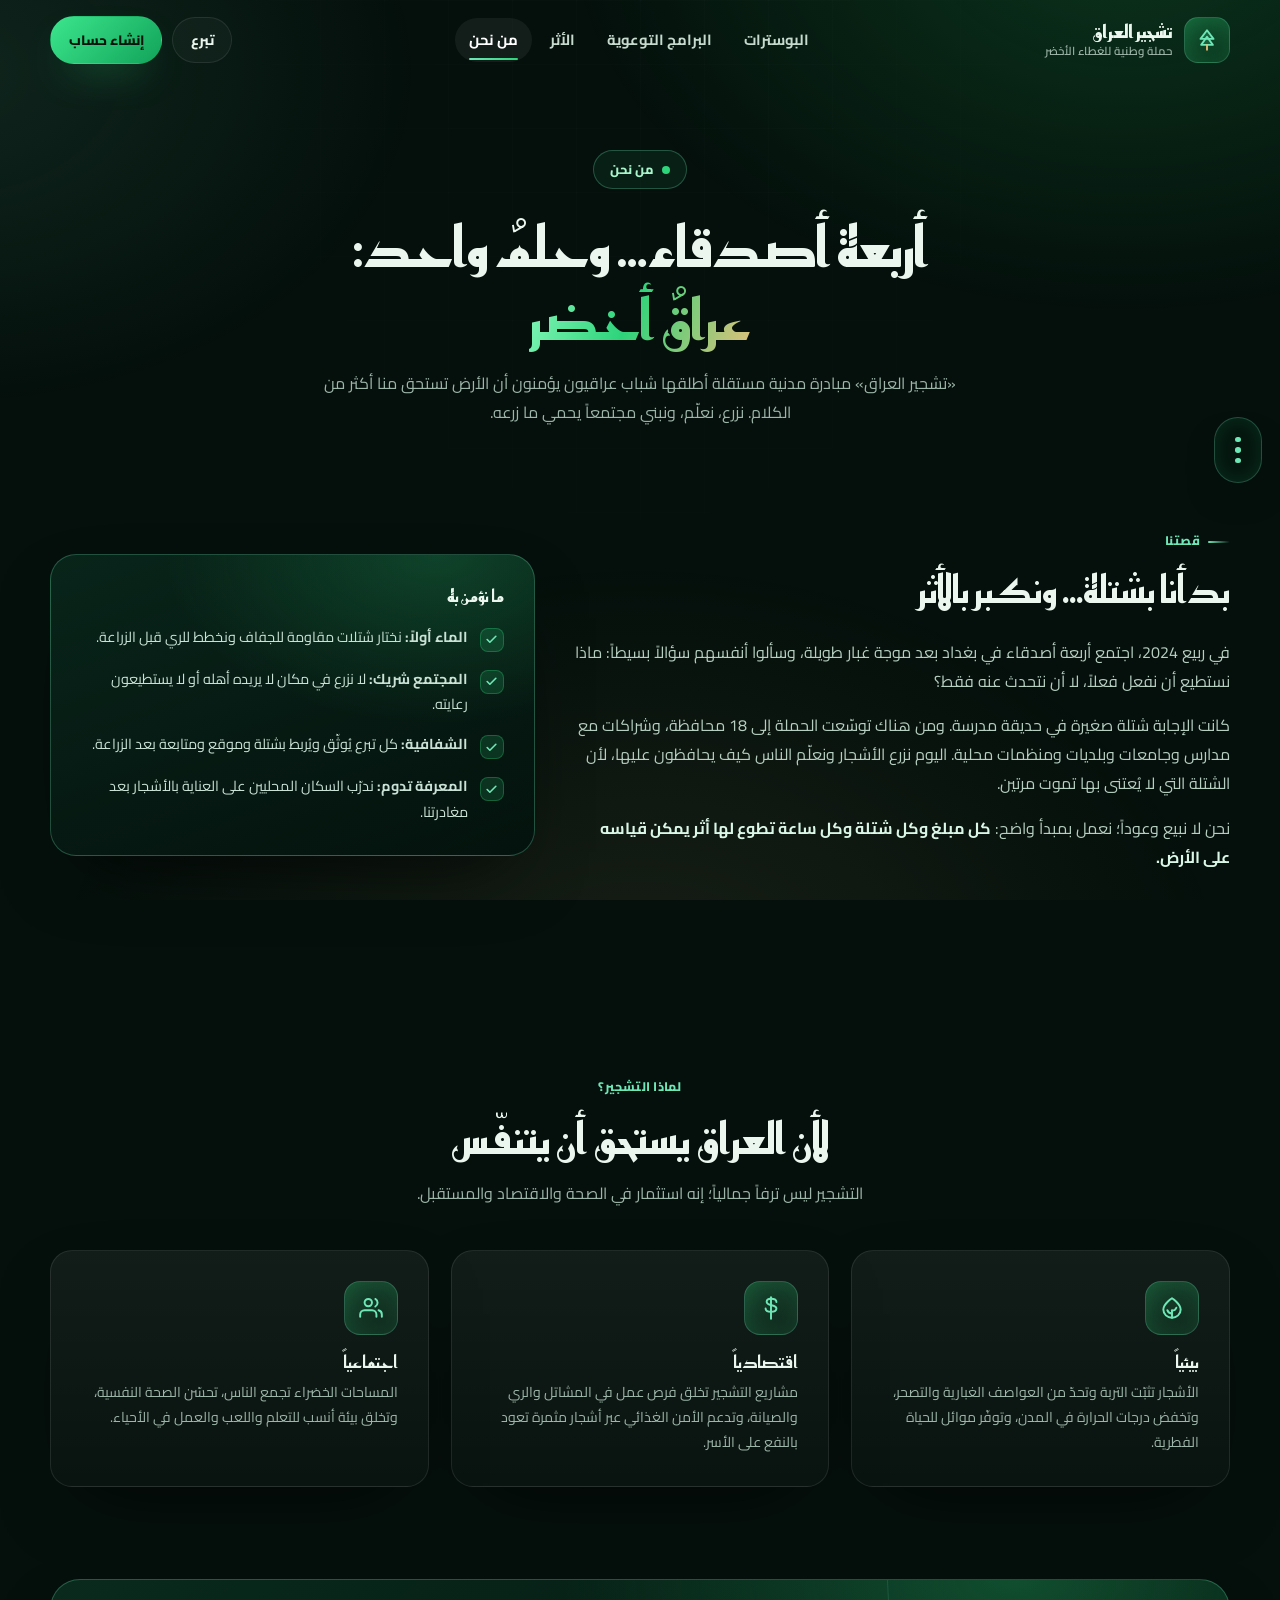
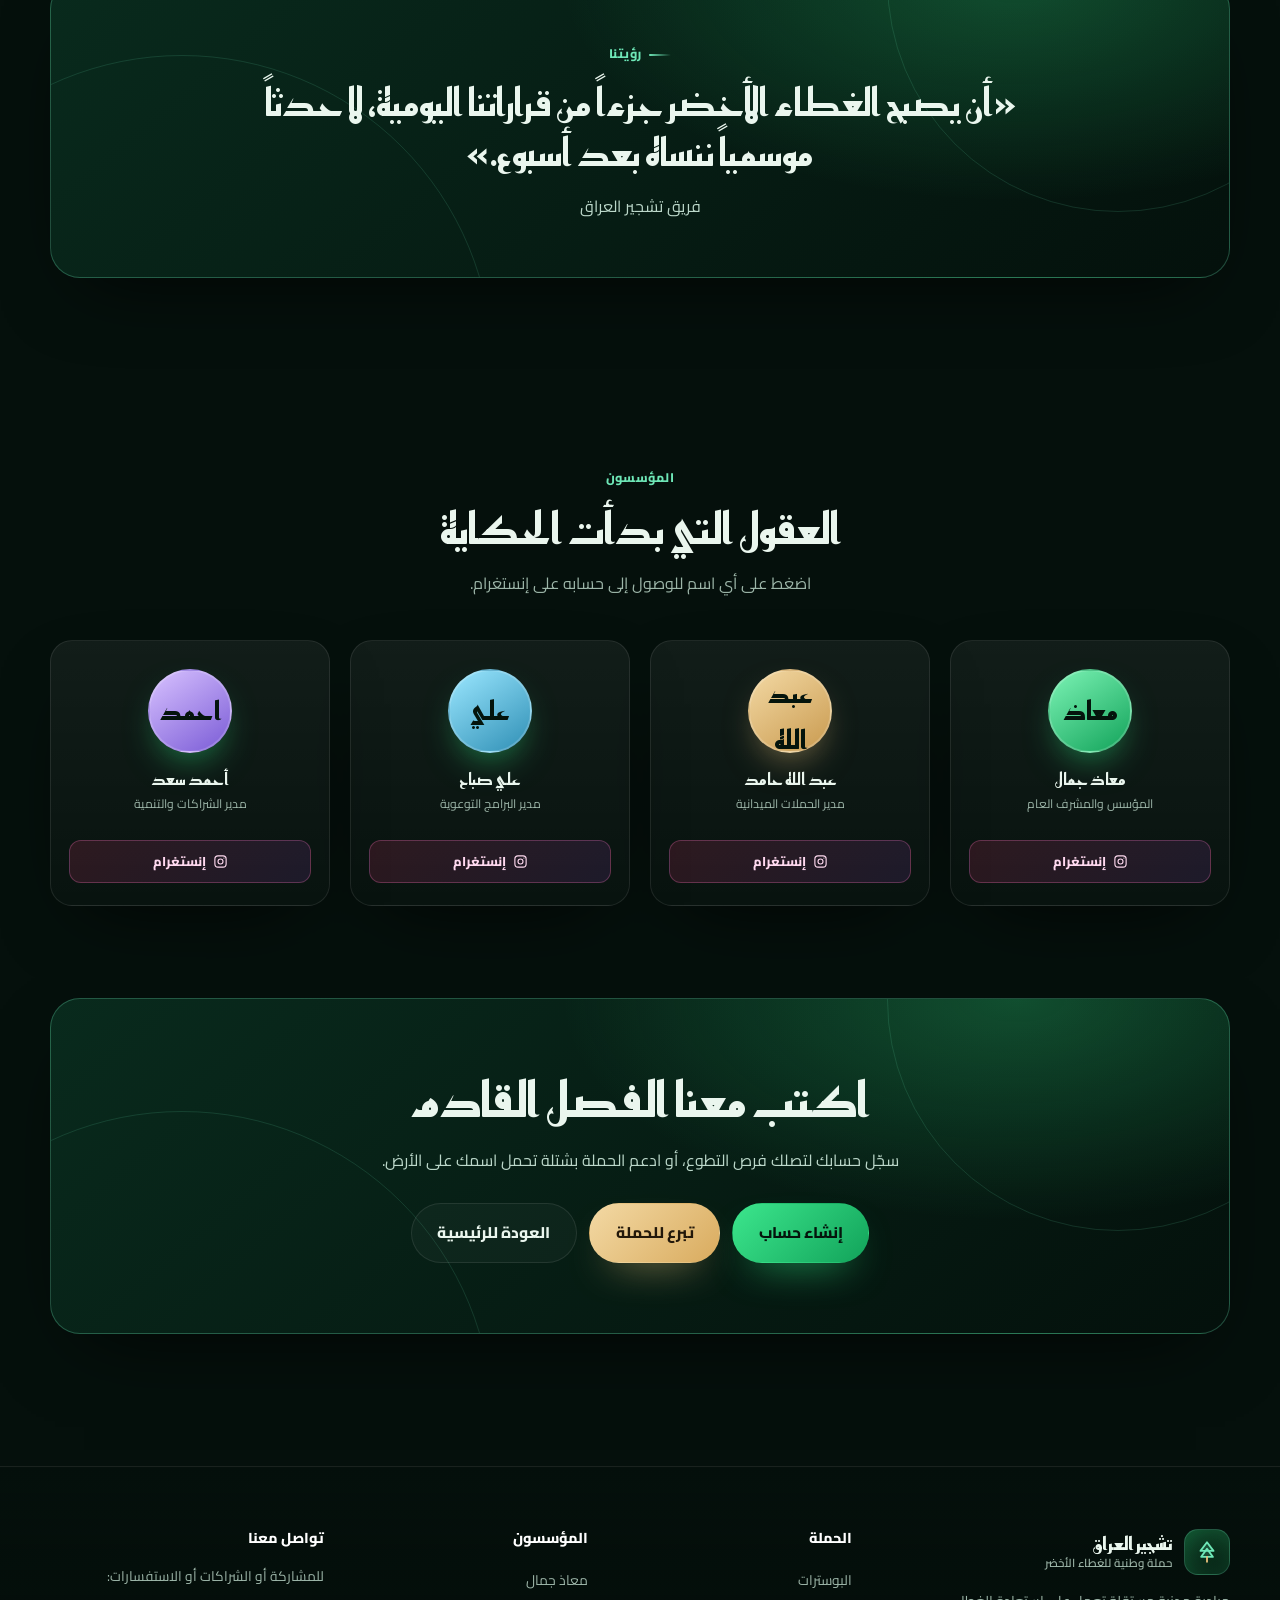
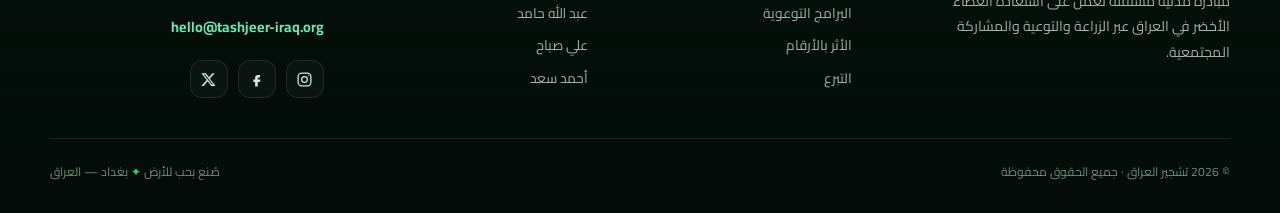
<file: about.html>
<!DOCTYPE html>
<html lang="ar" dir="rtl">
<head>
  <meta charset="UTF-8" />
  <meta name="viewport" content="width=device-width, initial-scale=1.0" />
  <title>من نحن | تشجير العراق</title>
  <meta name="description" content="تعرّف على حملة تشجير العراق، أهميتها، ومؤسسيها: معاذ جمال، عبد الله حامد، علي صباح، أحمد سعد." />
  <meta name="theme-color" content="#05100c" />
  <link rel="icon" href="data:image/svg+xml,%3Csvg xmlns='http://www.w3.org/2000/svg' viewBox='0 0 24 24'%3E%3Crect width='24' height='24' rx='6' fill='%2305100c'/%3E%3Cpath d='M12 4 6.5 11.5h11L12 4Z' fill='%232dd47a'/%3E%3Cpath d='M12 10 7.5 16.5h9L12 10Z' fill='%236ee7b7'/%3E%3Cpath d='M12 16.5V21' stroke='%23e6c07b' stroke-width='1.6' stroke-linecap='round'/%3E%3C/svg%3E" />
  <link rel="preconnect" href="https://fonts.googleapis.com" />
  <link rel="preconnect" href="https://fonts.gstatic.com" crossorigin />
  <link href="https://fonts.googleapis.com/css2?family=Cairo:wght@300;400;600;700;800&family=Reem+Kufi:wght@400;500;600;700&display=swap" rel="stylesheet" />
  <link rel="stylesheet" href="assets/css/style.css" />
</head>
<body>
  <a class="skip-link" href="#main">تجاوز إلى المحتوى</a>
  <div class="scroll-progress" aria-hidden="true"></div>

  <header class="site-header" id="siteHeader">
    <div class="wrap header-inner">
      <a class="brand" href="index.html" aria-label="تشجير العراق — الصفحة الرئيسية">
        <span class="brand-mark" aria-hidden="true">
          <svg viewBox="0 0 24 24" fill="none" stroke="currentColor" stroke-width="1.7" stroke-linecap="round" stroke-linejoin="round">
            <path d="M12 3 6 11h12L12 3Z" fill="currentColor" fill-opacity=".16" />
            <path d="M12 9 6.6 16.5h10.8L12 9Z" fill="currentColor" fill-opacity=".16" />
            <path d="M12 16.5V21" stroke="#e6c07b" />
          </svg>
        </span>
        <span class="brand-text"><strong>تشجير العراق</strong><small>حملة وطنية للغطاء الأخضر</small></span>
      </a>

      <nav class="nav" aria-label="التنقل الرئيسي">
        <a href="index.html#posters">البوسترات</a>
        <a href="index.html#programs">البرامج التوعوية</a>
        <a href="index.html#impact">الأثر</a>
        <a href="about.html">من نحن</a>
      </nav>

      <div class="header-actions">
        <a class="btn btn-ghost btn-sm" href="donate.html">تبرع</a>
        <button class="btn btn-primary btn-sm" type="button" data-open="accountModal">إنشاء حساب</button>
      </div>
    </div>
  </header>

  <main id="main">
    <!-- Page hero -->
    <section class="page-hero">
      <div class="wrap">
        <span class="eyebrow"><span class="pulse" aria-hidden="true"></span> من نحن</span>
        <h1>أربعة أصدقاء… وحلمٌ واحد:<br /><span class="grad">عراقٌ أخضر</span></h1>
        <p>
          «تشجير العراق» مبادرة مدنية مستقلة أطلقها شباب عراقيون يؤمنون أن الأرض تستحق منا
          أكثر من الكلام. نزرع، نعلّم، ونبني مجتمعاً يحمي ما زرعه.
        </p>
      </div>
    </section>

    <!-- Story -->
    <section class="section" style="padding-top: 40px">
      <div class="wrap story-grid">
        <div class="reveal">
          <span class="kicker">قصتنا</span>
          <h2>بدأنا بشتلة… ونكبر بالأثر</h2>
          <p>
            في ربيع 2024، اجتمع أربعة أصدقاء في بغداد بعد موجة غبار طويلة، وسألوا أنفسهم سؤالاً
            بسيطاً: ماذا نستطيع أن نفعل فعلاً، لا أن نتحدث عنه فقط؟
          </p>
          <p>
            كانت الإجابة شتلة صغيرة في حديقة مدرسة. ومن هناك توسّعت الحملة إلى 18 محافظة،
            وشراكات مع مدارس وجامعات وبلديات ومنظمات محلية. اليوم نزرع الأشجار ونعلّم الناس
            كيف يحافظون عليها، لأن الشتلة التي لا يُعتنى بها تموت مرتين.
          </p>
          <p>
            نحن لا نبيع وعوداً؛ نعمل بمبدأ واضح: <strong style="color:#d9f6e6">كل مبلغ وكل شتلة وكل ساعة تطوع
            لها أثر يمكن قياسه على الأرض.</strong>
          </p>
        </div>

        <div class="story-card reveal" style="--d: 120ms">
          <h3>ما نؤمن به</h3>
          <ul class="story-list">
            <li>
              <span class="tick" aria-hidden="true"><svg viewBox="0 0 24 24" fill="none" stroke="currentColor" stroke-width="3" stroke-linecap="round" stroke-linejoin="round"><path d="M20 6 9 17l-5-5" /></svg></span>
              <span><strong>الماء أولاً:</strong> نختار شتلات مقاومة للجفاف ونخطط للري قبل الزراعة.</span>
            </li>
            <li>
              <span class="tick" aria-hidden="true"><svg viewBox="0 0 24 24" fill="none" stroke="currentColor" stroke-width="3" stroke-linecap="round" stroke-linejoin="round"><path d="M20 6 9 17l-5-5" /></svg></span>
              <span><strong>المجتمع شريك:</strong> لا نزرع في مكان لا يريده أهله أو لا يستطيعون رعايته.</span>
            </li>
            <li>
              <span class="tick" aria-hidden="true"><svg viewBox="0 0 24 24" fill="none" stroke="currentColor" stroke-width="3" stroke-linecap="round" stroke-linejoin="round"><path d="M20 6 9 17l-5-5" /></svg></span>
              <span><strong>الشفافية:</strong> كل تبرع يُوثّق ويُربط بشتلة وموقع ومتابعة بعد الزراعة.</span>
            </li>
            <li>
              <span class="tick" aria-hidden="true"><svg viewBox="0 0 24 24" fill="none" stroke="currentColor" stroke-width="3" stroke-linecap="round" stroke-linejoin="round"><path d="M20 6 9 17l-5-5" /></svg></span>
              <span><strong>المعرفة تدوم:</strong> ندرّب السكان المحليين على العناية بالأشجار بعد مغادرتنا.</span>
            </li>
          </ul>
        </div>
      </div>
    </section>

    <!-- Why it matters -->
    <section class="section" id="importance">
      <div class="wrap">
        <div class="section-head center reveal">
          <span class="kicker">لماذا التشجير؟</span>
          <h2>لأن العراق يستحق أن يتنفّس</h2>
          <p>التشجير ليس ترفاً جمالياً؛ إنه استثمار في الصحة والاقتصاد والمستقبل.</p>
        </div>

        <div class="values-grid">
          <article class="card value-card reveal" style="--d: 0ms">
            <span class="icon-chip" aria-hidden="true" style="margin-bottom: 16px">
              <svg viewBox="0 0 24 24" fill="none" stroke="currentColor" stroke-width="1.8" stroke-linecap="round" stroke-linejoin="round"><path d="M12 21c4.4 0 8-3.4 8-7.6C20 8 12 3 12 3S4 8 4 13.4C4 17.6 7.6 21 12 21Z" /><path d="M12 21v-7" /><path d="M12 17c-2.2 0-3.7-1.2-4.3-3" /><path d="M12 14.5c2 0 3.4-1 4-2.7" /></svg>
            </span>
            <h3>بيئياً</h3>
            <p>
              الأشجار تثبّت التربة وتحدّ من العواصف الغبارية والتصحر، وتخفض درجات الحرارة في
              المدن، وتوفّر موائل للحياة الفطرية.
            </p>
          </article>

          <article class="card value-card reveal" style="--d: 90ms">
            <span class="icon-chip" aria-hidden="true" style="margin-bottom: 16px">
              <svg viewBox="0 0 24 24" fill="none" stroke="currentColor" stroke-width="1.8" stroke-linecap="round" stroke-linejoin="round"><path d="M12 2v20" /><path d="M17 6.5c0-2-2.2-3-5-3s-4 1-4 2.7c0 4.3 9 2.3 9 6.3 0 1.9-2 3-5 3s-5-1-5-3" /></svg>
            </span>
            <h3>اقتصادياً</h3>
            <p>
              مشاريع التشجير تخلق فرص عمل في المشاتل والري والصيانة، وتدعم الأمن الغذائي
              عبر أشجار مثمرة تعود بالنفع على الأسر.
            </p>
          </article>

          <article class="card value-card reveal" style="--d: 180ms">
            <span class="icon-chip" aria-hidden="true" style="margin-bottom: 16px">
              <svg viewBox="0 0 24 24" fill="none" stroke="currentColor" stroke-width="1.8" stroke-linecap="round" stroke-linejoin="round"><path d="M17 20v-2a4 4 0 0 0-4-4H6a4 4 0 0 0-4 4v2" /><circle cx="9.5" cy="7" r="3.4" /><path d="M22 20v-2a4 4 0 0 0-3-3.9" /><path d="M16 3.6a4 4 0 0 1 0 7" /></svg>
            </span>
            <h3>اجتماعياً</h3>
            <p>
              المساحات الخضراء تجمع الناس، تحسّن الصحة النفسية، وتخلق بيئة أنسب للتعلم
              واللعب والعمل في الأحياء.
            </p>
          </article>
        </div>
      </div>
    </section>

    <!-- Quote -->
    <section class="section" style="padding-top: 0">
      <div class="wrap">
        <div class="cta-panel reveal" style="text-align: center; padding: clamp(34px, 5vw, 56px)">
          <span class="kicker" style="justify-content: center">رؤيتنا</span>
          <h2 style="font-size: clamp(1.6rem, 3.4vw, 2.4rem); max-width: 800px; margin-inline: auto">
            «أن يصبح الغطاء الأخضر جزءاً من قراراتنا اليومية، لا حدثاً موسمياً ننساه بعد أسبوع.»
          </h2>
          <p style="margin-bottom: 0">فريق تشجير العراق</p>
        </div>
      </div>
    </section>

    <!-- Founders -->
    <section class="section" id="founders" style="scroll-margin-top: 110px">
      <div class="wrap">
        <div class="section-head center reveal">
          <span class="kicker">المؤسسون</span>
          <h2>العقول التي بدأت الحكاية</h2>
          <p>اضغط على أي اسم للوصول إلى حسابه على إنستغرام.</p>
        </div>

        <!-- ✏️ استبدل روابط الإنستغرام أدناه بالحسابات الرسمية لكل مؤسس -->
        <div class="founders-grid">
          <article class="founder reveal" style="--d: 0ms">
            <span class="avatar" aria-hidden="true">معاذ</span>
            <h3><a href="https://www.instagram.com/moaz.jamal/" target="_blank" rel="noopener noreferrer">معاذ جمال</a></h3>
            <span class="role">المؤسس والمشرف العام</span>
            <a class="ig-link" href="https://www.instagram.com/moaz.jamal/" target="_blank" rel="noopener noreferrer" aria-label="حساب معاذ جمال على إنستغرام">
              <svg viewBox="0 0 24 24" fill="none" stroke="currentColor" stroke-width="1.8" stroke-linecap="round"><rect x="3" y="3" width="18" height="18" rx="5" /><circle cx="12" cy="12" r="4" /><circle cx="17.5" cy="6.5" r="0.9" fill="currentColor" stroke="none" /></svg>
              إنستغرام
            </a>
          </article>

          <article class="founder reveal" style="--d: 80ms">
            <span class="avatar" aria-hidden="true">عبد الله</span>
            <h3><a href="https://www.instagram.com/abdullah.hamed/" target="_blank" rel="noopener noreferrer">عبد الله حامد</a></h3>
            <span class="role">مدير الحملات الميدانية</span>
            <a class="ig-link" href="https://www.instagram.com/abdullah.hamed/" target="_blank" rel="noopener noreferrer" aria-label="حساب عبد الله حامد على إنستغرام">
              <svg viewBox="0 0 24 24" fill="none" stroke="currentColor" stroke-width="1.8" stroke-linecap="round"><rect x="3" y="3" width="18" height="18" rx="5" /><circle cx="12" cy="12" r="4" /><circle cx="17.5" cy="6.5" r="0.9" fill="currentColor" stroke="none" /></svg>
              إنستغرام
            </a>
          </article>

          <article class="founder reveal" style="--d: 160ms">
            <span class="avatar" aria-hidden="true">علي</span>
            <h3><a href="https://www.instagram.com/ali.sabah/" target="_blank" rel="noopener noreferrer">علي صباح</a></h3>
            <span class="role">مدير البرامج التوعوية</span>
            <a class="ig-link" href="https://www.instagram.com/ali.sabah/" target="_blank" rel="noopener noreferrer" aria-label="حساب علي صباح على إنستغرام">
              <svg viewBox="0 0 24 24" fill="none" stroke="currentColor" stroke-width="1.8" stroke-linecap="round"><rect x="3" y="3" width="18" height="18" rx="5" /><circle cx="12" cy="12" r="4" /><circle cx="17.5" cy="6.5" r="0.9" fill="currentColor" stroke="none" /></svg>
              إنستغرام
            </a>
          </article>

          <article class="founder reveal" style="--d: 240ms">
            <span class="avatar" aria-hidden="true">احمد</span>
            <h3><a href="https://www.instagram.com/ahmed.saad/" target="_blank" rel="noopener noreferrer">أحمد سعد</a></h3>
            <span class="role">مدير الشراكات والتنمية</span>
            <a class="ig-link" href="https://www.instagram.com/ahmed.saad/" target="_blank" rel="noopener noreferrer" aria-label="حساب أحمد سعد على إنستغرام">
              <svg viewBox="0 0 24 24" fill="none" stroke="currentColor" stroke-width="1.8" stroke-linecap="round"><rect x="3" y="3" width="18" height="18" rx="5" /><circle cx="12" cy="12" r="4" /><circle cx="17.5" cy="6.5" r="0.9" fill="currentColor" stroke="none" /></svg>
              إنستغرام
            </a>
          </article>
        </div>
      </div>
    </section>

    <!-- CTA -->
    <section class="section" style="padding-top: 0">
      <div class="wrap">
        <div class="cta-panel reveal">
          <h2>اكتب معنا الفصل القادم</h2>
          <p>سجّل حسابك لتصلك فرص التطوع، أو ادعم الحملة بشتلة تحمل اسمك على الأرض.</p>
          <div class="cta-actions">
            <button class="btn btn-primary" type="button" data-open="accountModal">إنشاء حساب</button>
            <a class="btn btn-gold" href="donate.html">تبرع للحملة</a>
            <a class="btn btn-ghost" href="index.html">العودة للرئيسية</a>
          </div>
        </div>
      </div>
    </section>
  </main>

  <footer class="site-footer">
    <div class="wrap">
      <div class="footer-grid">
        <div class="footer-brand">
          <a class="brand" href="index.html">
            <span class="brand-mark" aria-hidden="true">
              <svg viewBox="0 0 24 24" fill="none" stroke="currentColor" stroke-width="1.7" stroke-linecap="round" stroke-linejoin="round">
                <path d="M12 3 6 11h12L12 3Z" fill="currentColor" fill-opacity=".16" />
                <path d="M12 9 6.6 16.5h10.8L12 9Z" fill="currentColor" fill-opacity=".16" />
                <path d="M12 16.5V21" stroke="#e6c07b" />
              </svg>
            </span>
            <span class="brand-text"><strong>تشجير العراق</strong><small>حملة وطنية للغطاء الأخضر</small></span>
          </a>
          <p>مبادرة مدنية مستقلة تعمل على استعادة الغطاء الأخضر في العراق عبر الزراعة والتوعية والمشاركة المجتمعية.</p>
        </div>

        <div class="footer-col">
          <h3>الحملة</h3>
          <a href="index.html#posters">البوسترات</a>
          <a href="index.html#programs">البرامج التوعوية</a>
          <a href="index.html#impact">الأثر بالأرقام</a>
          <a href="donate.html">التبرع</a>
        </div>

        <div class="footer-col">
          <h3>المؤسسون</h3>
          <a href="#founders">معاذ جمال</a>
          <a href="#founders">عبد الله حامد</a>
          <a href="#founders">علي صباح</a>
          <a href="#founders">أحمد سعد</a>
        </div>

        <div class="footer-col">
          <h3>تواصل معنا</h3>
          <p>للمشاركة أو الشراكات أو الاستفسارات:</p>
          <a class="mail" href="mailto:hello@tashjeer-iraq.org">hello@tashjeer-iraq.org</a>
          <div class="socials">
            <a href="https://www.instagram.com/" target="_blank" rel="noopener noreferrer" aria-label="إنستغرام">
              <svg viewBox="0 0 24 24" fill="none" stroke="currentColor" stroke-width="1.8" stroke-linecap="round"><rect x="3" y="3" width="18" height="18" rx="5" /><circle cx="12" cy="12" r="4" /><circle cx="17.5" cy="6.5" r="0.8" fill="currentColor" stroke="none" /></svg>
            </a>
            <a href="https://www.facebook.com/" target="_blank" rel="noopener noreferrer" aria-label="فيسبوك">
              <svg viewBox="0 0 24 24" fill="currentColor"><path d="M14 9h3V5.5h-3c-2.5 0-4 1.7-4 4.2V12H7.5v3.5H10V22h3.8v-6.5H17l.6-3.5h-3.8v-1.7c0-.8.4-1.3 1.2-1.3Z" /></svg>
            </a>
            <a href="https://x.com/" target="_blank" rel="noopener noreferrer" aria-label="منصة إكس">
              <svg viewBox="0 0 24 24" fill="currentColor"><path d="M17.6 3h3.1l-6.8 7.8L22 21h-6.3l-4.9-6.4L5.2 21H2.1l7.3-8.3L2 3h6.4l4.4 5.9L17.6 3Zm-1.1 16.1h1.7L7.3 4.8H5.5l11 14.3Z" /></svg>
            </a>
          </div>
        </div>
      </div>

      <div class="footer-bottom">
        <span>© <span data-year>2026</span> تشجير العراق · جميع الحقوق محفوظة</span>
        <span>صُنع بحب للأرض <span class="dot-sep">✦</span> بغداد — العراق</span>
      </div>
    </div>
  </footer>

  <!-- Three-dot quick menu -->
  <div class="dots" id="quickMenu">
    <div class="dots-panel" id="quickPanel" role="dialog" aria-label="خيارات سريعة">
      <div class="dots-head">
        <span>خيارات سريعة</span>
        <button type="button" data-close-dots aria-label="إغلاق القائمة">
          <svg viewBox="0 0 24 24" fill="none" stroke="currentColor" stroke-width="2.2" stroke-linecap="round"><path d="M6 6l12 12M18 6 6 18" /></svg>
        </button>
      </div>

      <button class="dots-item" type="button" data-open="accountModal">
        <span class="dots-ico" aria-hidden="true">
          <svg viewBox="0 0 24 24" fill="none" stroke="currentColor" stroke-width="1.9" stroke-linecap="round" stroke-linejoin="round"><circle cx="9" cy="8" r="3.4" /><path d="M2.8 20c.5-3.4 3.1-5.4 6.2-5.4 1.6 0 3 .5 4.1 1.4" /><path d="M18.5 14v6M15.5 17h6" /></svg>
        </span>
        <span class="txt"><b>إنشاء حساب</b><small>انضم إلى مجتمع الحملة</small></span>
      </button>

      <a class="dots-item gold" href="donate.html">
        <span class="dots-ico" aria-hidden="true">
          <svg viewBox="0 0 24 24" fill="none" stroke="currentColor" stroke-width="1.9" stroke-linecap="round" stroke-linejoin="round"><path d="M12 20s-7-4.3-7-9a4 4 0 0 1 7-2.6A4 4 0 0 1 19 11c0 4.7-7 9-7 9Z" /></svg>
        </span>
        <span class="txt"><b>التبرع للحملة</b><small>ادعم زراعة شتلة جديدة</small></span>
      </a>

      <a class="dots-item" href="about.html">
        <span class="dots-ico" aria-hidden="true">
          <svg viewBox="0 0 24 24" fill="none" stroke="currentColor" stroke-width="1.9" stroke-linecap="round" stroke-linejoin="round"><circle cx="12" cy="12" r="9" /><path d="M12 11v5.5" /><circle cx="12" cy="7.6" r="0.9" fill="currentColor" stroke="none" /></svg>
        </span>
        <span class="txt"><b>من نحن</b><small>قصتنا ومؤسسونا</small></span>
      </a>

      <div class="dots-foot">تشجير العراق · موسم 2026</div>
    </div>

    <button class="dots-btn" type="button" aria-label="فتح الخيارات السريعة" aria-expanded="false" aria-controls="quickPanel">
      <span class="dot" aria-hidden="true"></span>
      <span class="dot" aria-hidden="true"></span>
      <span class="dot" aria-hidden="true"></span>
    </button>
  </div>

  <!-- Account modal -->
  <div class="modal" id="accountModal" role="dialog" aria-modal="true" aria-labelledby="accountTitle" aria-hidden="true">
    <div class="modal-card">
      <button class="modal-close" type="button" data-close aria-label="إغلاق">
        <svg viewBox="0 0 24 24" fill="none" stroke="currentColor" stroke-width="2.2" stroke-linecap="round"><path d="M6 6l12 12M18 6 6 18" /></svg>
      </button>

      <div id="accountFormView">
        <h3 id="accountTitle">أنشئ حسابك في الحملة</h3>
        <p class="sub">سجّل بياناتك لتصلك فرص التطوع وفعاليات التشجير القريبة منك.</p>

        <form id="accountForm" novalidate>
          <p class="form-note" id="accountNote" role="alert"></p>

          <div class="field">
            <label for="accName">الاسم الكامل</label>
            <input class="input" id="accName" name="name" type="text" placeholder="مثال: معاذ جمال" autocomplete="name" required />
          </div>

          <div class="field">
            <label for="accEmail">البريد الإلكتروني</label>
            <input class="input" id="accEmail" name="email" type="email" placeholder="name@example.com" autocomplete="email" dir="ltr" required />
          </div>

          <div class="field">
            <label for="accCity">المحافظة</label>
            <select class="select" id="accCity" name="city" required>
              <option value="" selected disabled>اختر محافظتك</option>
              <option>بغداد</option><option>البصرة</option><option>نينوى</option><option>أربيل</option>
              <option>النجف</option><option>كربلاء</option><option>الأنبار</option><option>ديالى</option>
              <option>ذي قار</option><option>السليمانية</option><option>صلاح الدين</option><option>بابل</option>
              <option>واسط</option><option>ميسان</option><option>المثنى</option><option>القادسية</option>
              <option>دهوك</option><option>كركوك</option>
            </select>
          </div>

          <div class="field">
            <label for="accPass">كلمة المرور</label>
            <input class="input" id="accPass" name="password" type="password" placeholder="6 أحرف على الأقل" autocomplete="new-password" minlength="6" required />
          </div>

          <label class="checkline">
            <input type="checkbox" name="terms" required />
            <span>أوافق على شروط المشاركة وسياسة الخصوصية، وأرغب في استلام أخبار الحملة.</span>
          </label>

          <button class="btn btn-primary btn-block" type="submit">إنشاء الحساب</button>
          <p class="form-foot">بياناتك تُحفظ على جهازك في هذا العرض التجريبي فقط.</p>
        </form>
      </div>

      <div class="success-view" id="accountSuccess">
        <div class="success-icon" aria-hidden="true">
          <svg viewBox="0 0 24 24" fill="none" stroke="currentColor" stroke-width="2.4" stroke-linecap="round" stroke-linejoin="round"><path d="M20 6 9 17l-5-5" /></svg>
        </div>
        <h3>أهلاً <span id="successName">بك</span> في الحملة 🌱</h3>
        <p>تم إنشاء حسابك بنجاح. سنرسل لك أول فرصة تشجير قريبة منك، ويمكنك الآن دعم الحملة.</p>
        <div style="display: grid; gap: 10px; margin-top: 20px">
          <a class="btn btn-primary btn-block" href="donate.html">ادعم الحملة</a>
          <button class="btn btn-ghost btn-block" type="button" data-close>إغلاق</button>
        </div>
      </div>
    </div>
  </div>

  <div class="toast" id="toast" role="status" aria-live="polite"></div>

  <script src="assets/js/main.js"></script>
</body>
</html>
</file>
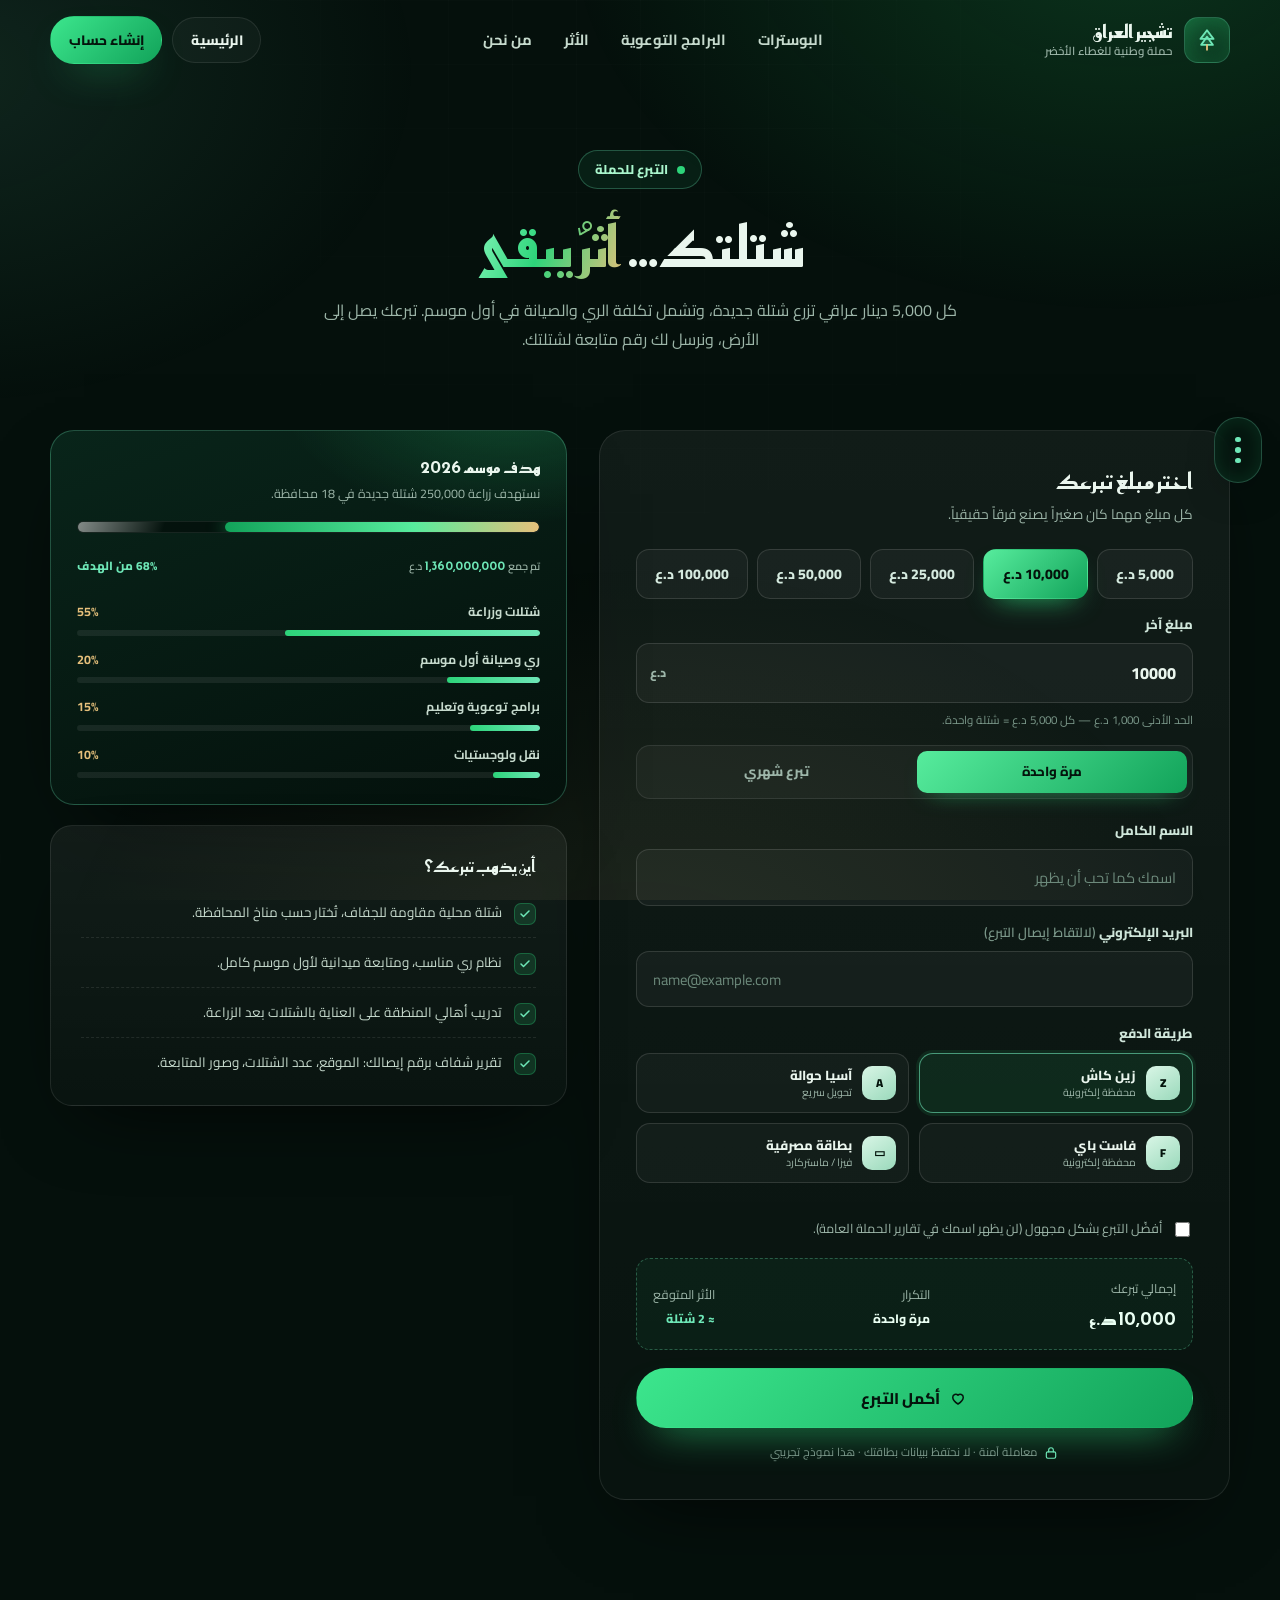
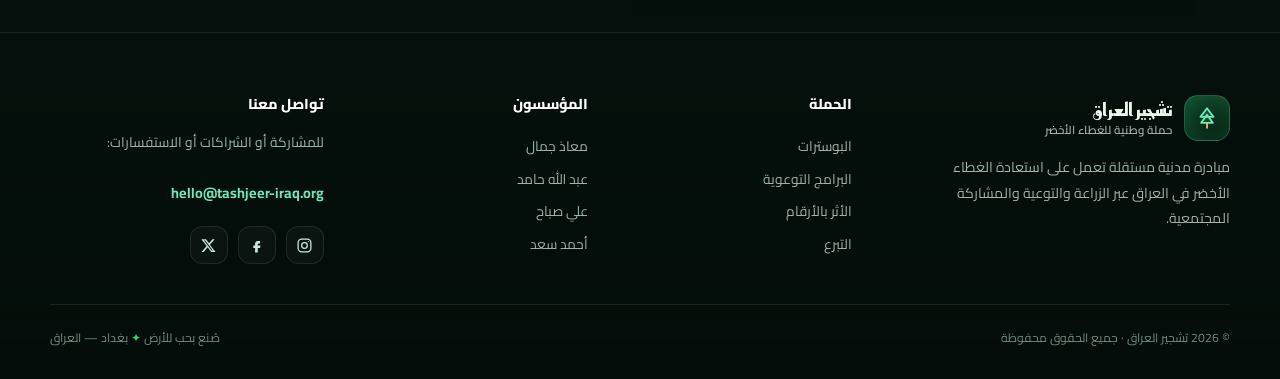
<file: donate.html>
<!DOCTYPE html>
<html lang="ar" dir="rtl">
<head>
  <meta charset="UTF-8" />
  <meta name="viewport" content="width=device-width, initial-scale=1.0" />
  <title>التبرع للحملة | تشجير العراق</title>
  <meta name="description" content="ادعم حملة تشجير العراق: كل 5,000 دينار تزرع شتلة جديدة وتُعتنى بها حتى تنمو." />
  <meta name="theme-color" content="#05100c" />
  <link rel="icon" href="data:image/svg+xml,%3Csvg xmlns='http://www.w3.org/2000/svg' viewBox='0 0 24 24'%3E%3Crect width='24' height='24' rx='6' fill='%2305100c'/%3E%3Cpath d='M12 4 6.5 11.5h11L12 4Z' fill='%232dd47a'/%3E%3Cpath d='M12 10 7.5 16.5h9L12 10Z' fill='%236ee7b7'/%3E%3Cpath d='M12 16.5V21' stroke='%23e6c07b' stroke-width='1.6' stroke-linecap='round'/%3E%3C/svg%3E" />
  <link rel="preconnect" href="https://fonts.googleapis.com" />
  <link rel="preconnect" href="https://fonts.gstatic.com" crossorigin />
  <link href="https://fonts.googleapis.com/css2?family=Cairo:wght@300;400;600;700;800&family=Reem+Kufi:wght@400;500;600;700&display=swap" rel="stylesheet" />
  <link rel="stylesheet" href="assets/css/style.css" />
</head>
<body>
  <a class="skip-link" href="#main">تجاوز إلى المحتوى</a>
  <div class="scroll-progress" aria-hidden="true"></div>

  <header class="site-header" id="siteHeader">
    <div class="wrap header-inner">
      <a class="brand" href="index.html" aria-label="تشجير العراق — الصفحة الرئيسية">
        <span class="brand-mark" aria-hidden="true">
          <svg viewBox="0 0 24 24" fill="none" stroke="currentColor" stroke-width="1.7" stroke-linecap="round" stroke-linejoin="round">
            <path d="M12 3 6 11h12L12 3Z" fill="currentColor" fill-opacity=".16" />
            <path d="M12 9 6.6 16.5h10.8L12 9Z" fill="currentColor" fill-opacity=".16" />
            <path d="M12 16.5V21" stroke="#e6c07b" />
          </svg>
        </span>
        <span class="brand-text"><strong>تشجير العراق</strong><small>حملة وطنية للغطاء الأخضر</small></span>
      </a>

      <nav class="nav" aria-label="التنقل الرئيسي">
        <a href="index.html#posters">البوسترات</a>
        <a href="index.html#programs">البرامج التوعوية</a>
        <a href="index.html#impact">الأثر</a>
        <a href="about.html">من نحن</a>
      </nav>

      <div class="header-actions">
        <a class="btn btn-ghost btn-sm" href="index.html">الرئيسية</a>
        <button class="btn btn-primary btn-sm" type="button" data-open="accountModal">إنشاء حساب</button>
      </div>
    </div>
  </header>

  <main id="main">
    <section class="page-hero" style="padding-bottom: 20px">
      <div class="wrap">
        <span class="eyebrow"><span class="pulse" aria-hidden="true"></span> التبرع للحملة</span>
        <h1>شتلتك… <span class="grad">أثرٌ يبقى</span></h1>
        <p>
          كل 5,000 دينار عراقي تزرع شتلة جديدة، وتشمل تكلفة الري والصيانة في أول موسم.
          تبرعك يصل إلى الأرض، ونرسل لك رقم متابعة لشتلتك.
        </p>
      </div>
    </section>

    <section class="section" style="padding-top: 40px">
      <div class="wrap donate-grid">
        <!-- Form card -->
        <div class="donate-card reveal">
          <div id="donateFormView">
            <h2>اختر مبلغ تبرعك</h2>
            <p class="sub">كل مبلغ مهما كان صغيراً يصنع فرقاً حقيقياً.</p>

            <form id="donateForm" novalidate>
              <p class="form-note" id="donateNote" role="alert"></p>

              <div class="chips" role="group" aria-label="مبالغ مقترحة">
                <button class="chip" type="button" data-amount="5000">5,000 د.ع</button>
                <button class="chip is-active" type="button" data-amount="10000">10,000 د.ع</button>
                <button class="chip" type="button" data-amount="25000">25,000 د.ع</button>
                <button class="chip" type="button" data-amount="50000">50,000 د.ع</button>
                <button class="chip" type="button" data-amount="100000">100,000 د.ع</button>
              </div>

              <div class="field">
                <label for="customAmount">مبلغ آخر</label>
                <div class="amount-wrap">
                  <input class="input" id="customAmount" name="amount" type="text" inputmode="numeric" value="10000" placeholder="0" aria-describedby="amountHint" />
                  <span class="cur">د.ع</span>
                </div>
                <span class="hint" id="amountHint">الحد الأدنى 1,000 د.ع — كل 5,000 د.ع = شتلة واحدة.</span>
              </div>

              <div class="freq-toggle" role="group" aria-label="نوع التبرع">
                <label><input type="radio" name="freq" value="once" checked /><span>مرة واحدة</span></label>
                <label><input type="radio" name="freq" value="monthly" /><span>تبرع شهري</span></label>
              </div>

              <div class="field">
                <label for="donorName">الاسم الكامل</label>
                <input class="input" id="donorName" name="donor" type="text" placeholder="اسمك كما تحب أن يظهر" autocomplete="name" required />
              </div>

              <div class="field">
                <label for="donorEmail">البريد الإلكتروني <span style="color:#7b988a;font-weight:600">(لالتقاط إيصال التبرع)</span></label>
                <input class="input" id="donorEmail" name="email" type="email" placeholder="name@example.com" autocomplete="email" dir="ltr" />
              </div>

              <div class="field">
                <label>طريقة الدفع</label>
                <div class="pay-grid">
                  <label class="pay">
                    <input type="radio" name="method" value="zaincash" data-label="زين كاش" checked />
                    <span class="pay-ico" aria-hidden="true">Z</span>
                    <span class="pay-name"><b>زين كاش</b><small>محفظة إلكترونية</small></span>
                  </label>
                  <label class="pay">
                    <input type="radio" name="method" value="asiahawala" data-label="آسيا حوالة" />
                    <span class="pay-ico" aria-hidden="true">A</span>
                    <span class="pay-name"><b>آسيا حوالة</b><small>تحويل سريع</small></span>
                  </label>
                  <label class="pay">
                    <input type="radio" name="method" value="fastpay" data-label="فاست باي" />
                    <span class="pay-ico" aria-hidden="true">F</span>
                    <span class="pay-name"><b>فاست باي</b><small>محفظة إلكترونية</small></span>
                  </label>
                  <label class="pay">
                    <input type="radio" name="method" value="card" data-label="بطاقة مصرفية" />
                    <span class="pay-ico" aria-hidden="true">▭</span>
                    <span class="pay-name"><b>بطاقة مصرفية</b><small>فيزا / ماستركارد</small></span>
                  </label>
                </div>
              </div>

              <label class="checkline">
                <input type="checkbox" name="anonymous" />
                <span>أفضّل التبرع بشكل مجهول (لن يظهر اسمك في تقارير الحملة العامة).</span>
              </label>

              <div class="summary">
                <div>
                  <span class="sum-label">إجمالي تبرعك</span>
                  <div class="sum-val" id="sumAmount">10,000 د.ع</div>
                </div>
                <div style="text-align: start">
                  <span class="sum-label">التكرار</span>
                  <div class="sum-trees" id="sumFreq" style="color:#eafff3">مرة واحدة</div>
                </div>
                <div style="text-align: start">
                  <span class="sum-label">الأثر المتوقع</span>
                  <div class="sum-trees" id="sumTrees">≈ 2 شتلة</div>
                </div>
              </div>

              <button class="btn btn-primary btn-block" type="submit">
                <svg viewBox="0 0 24 24" fill="none" stroke="currentColor" stroke-width="2" stroke-linecap="round" stroke-linejoin="round" aria-hidden="true"><path d="M12 20s-7-4.3-7-9a4 4 0 0 1 7-2.6A4 4 0 0 1 19 11c0 4.7-7 9-7 9Z" /></svg>
                أكمل التبرع
              </button>

              <div class="secure-note">
                <svg viewBox="0 0 24 24" fill="none" stroke="currentColor" stroke-width="2" stroke-linecap="round" stroke-linejoin="round" aria-hidden="true"><rect x="4" y="10" width="16" height="11" rx="2.4" /><path d="M8 10V7a4 4 0 0 1 8 0v3" /></svg>
                معاملة آمنة · لا نحتفظ ببيانات بطاقتك · هذا نموذج تجريبي
              </div>
            </form>
          </div>

          <!-- Success view -->
          <div class="success-view" id="donateSuccess">
            <div class="success-icon" aria-hidden="true">
              <svg viewBox="0 0 24 24" fill="none" stroke="currentColor" stroke-width="2.4" stroke-linecap="round" stroke-linejoin="round"><path d="M20 6 9 17l-5-5" /></svg>
            </div>
            <h3>شكراً لك… زرعتَ شتلة اليوم 🌳</h3>
            <p>تم تسجيل تبرعك بنجاح. احتفظ برقم الإيصال أدناه لمتابعة أثر شتلتك.</p>

            <div class="receipt">
              <div><span>رقم الإيصال</span><b data-receipt-id>TIQ-2026-00000</b></div>
              <div><span>الاسم</span><b data-receipt-name>—</b></div>
              <div><span>المبلغ</span><b data-receipt-amount>—</b></div>
              <div><span>نوع التبرع</span><b data-receipt-freq>—</b></div>
              <div><span>طريقة الدفع</span><b data-receipt-method>—</b></div>
              <div><span>عدد الشتلات</span><b data-receipt-trees>—</b></div>
            </div>

            <p style="font-size: 0.8rem">
              سنرسل لك عبر البريد الإلكتروني تقريراً مصوّراً لموقع الزراعة خلال 14 يوماً.
            </p>

            <div style="display: grid; gap: 10px; margin-top: 18px">
              <button class="btn btn-primary btn-block" type="button" id="donateAgain">تبرع آخر</button>
              <a class="btn btn-ghost btn-block" href="index.html">العودة للرئيسية</a>
            </div>
          </div>
        </div>

        <!-- Sidebar -->
        <aside class="donate-side">
          <div class="progress-card reveal" style="--d: 80ms">
            <h3>هدف موسم 2026</h3>
            <p class="p-sub">نستهدف زراعة 250,000 شتلة جديدة في 18 محافظة.</p>

            <div class="progress" role="img" aria-label="نسبة الإنجاز من هدف التبرعات">
              <div class="progress-fill" id="goalProgress"></div>
            </div>
            <div class="progress-nums">
              <b><small>تم جمع</small> <span id="raisedAmount">1,360,000,000</span> <small>د.ع</small></b>
              <span id="goalPercent">68% من الهدف</span>
            </div>

            <div class="breakdown" aria-label="توزيع التبرعات">
              <div class="break-row">
                <div class="break-top"><span>شتلات وزراعة</span><b>55%</b></div>
                <div class="break-bar"><i data-w="55"></i></div>
              </div>
              <div class="break-row">
                <div class="break-top"><span>ري وصيانة أول موسم</span><b>20%</b></div>
                <div class="break-bar"><i data-w="20"></i></div>
              </div>
              <div class="break-row">
                <div class="break-top"><span>برامج توعوية وتعليم</span><b>15%</b></div>
                <div class="break-bar"><i data-w="15"></i></div>
              </div>
              <div class="break-row">
                <div class="break-top"><span>نقل ولوجستيات</span><b>10%</b></div>
                <div class="break-bar"><i data-w="10"></i></div>
              </div>
            </div>
          </div>

          <div class="card reveal" style="--d: 160ms">
            <h3 style="font-size: 1.05rem">أين يذهب تبرعك؟</h3>
            <div style="margin-top: 8px">
              <div class="perk">
                <span class="tick" aria-hidden="true"><svg viewBox="0 0 24 24" fill="none" stroke="currentColor" stroke-width="3" stroke-linecap="round" stroke-linejoin="round"><path d="M20 6 9 17l-5-5" /></svg></span>
                <span>شتلة محلية مقاومة للجفاف، تُختار حسب مناخ المحافظة.</span>
              </div>
              <div class="perk">
                <span class="tick" aria-hidden="true"><svg viewBox="0 0 24 24" fill="none" stroke="currentColor" stroke-width="3" stroke-linecap="round" stroke-linejoin="round"><path d="M20 6 9 17l-5-5" /></svg></span>
                <span>نظام ري مناسب، ومتابعة ميدانية لأول موسم كامل.</span>
              </div>
              <div class="perk">
                <span class="tick" aria-hidden="true"><svg viewBox="0 0 24 24" fill="none" stroke="currentColor" stroke-width="3" stroke-linecap="round" stroke-linejoin="round"><path d="M20 6 9 17l-5-5" /></svg></span>
                <span>تدريب أهالي المنطقة على العناية بالشتلات بعد الزراعة.</span>
              </div>
              <div class="perk">
                <span class="tick" aria-hidden="true"><svg viewBox="0 0 24 24" fill="none" stroke="currentColor" stroke-width="3" stroke-linecap="round" stroke-linejoin="round"><path d="M20 6 9 17l-5-5" /></svg></span>
                <span>تقرير شفاف برقم إيصالك: الموقع، عدد الشتلات، وصور المتابعة.</span>
              </div>
            </div>
          </div>
        </aside>
      </div>
    </section>
  </main>

  <footer class="site-footer">
    <div class="wrap">
      <div class="footer-grid">
        <div class="footer-brand">
          <a class="brand" href="index.html">
            <span class="brand-mark" aria-hidden="true">
              <svg viewBox="0 0 24 24" fill="none" stroke="currentColor" stroke-width="1.7" stroke-linecap="round" stroke-linejoin="round">
                <path d="M12 3 6 11h12L12 3Z" fill="currentColor" fill-opacity=".16" />
                <path d="M12 9 6.6 16.5h10.8L12 9Z" fill="currentColor" fill-opacity=".16" />
                <path d="M12 16.5V21" stroke="#e6c07b" />
              </svg>
            </span>
            <span class="brand-text"><strong>تشجير العراق</strong><small>حملة وطنية للغطاء الأخضر</small></span>
          </a>
          <p>مبادرة مدنية مستقلة تعمل على استعادة الغطاء الأخضر في العراق عبر الزراعة والتوعية والمشاركة المجتمعية.</p>
        </div>

        <div class="footer-col">
          <h3>الحملة</h3>
          <a href="index.html#posters">البوسترات</a>
          <a href="index.html#programs">البرامج التوعوية</a>
          <a href="index.html#impact">الأثر بالأرقام</a>
          <a href="donate.html">التبرع</a>
        </div>

        <div class="footer-col">
          <h3>المؤسسون</h3>
          <a href="about.html#founders">معاذ جمال</a>
          <a href="about.html#founders">عبد الله حامد</a>
          <a href="about.html#founders">علي صباح</a>
          <a href="about.html#founders">أحمد سعد</a>
        </div>

        <div class="footer-col">
          <h3>تواصل معنا</h3>
          <p>للمشاركة أو الشراكات أو الاستفسارات:</p>
          <a class="mail" href="mailto:hello@tashjeer-iraq.org">hello@tashjeer-iraq.org</a>
          <div class="socials">
            <a href="https://www.instagram.com/" target="_blank" rel="noopener noreferrer" aria-label="إنستغرام">
              <svg viewBox="0 0 24 24" fill="none" stroke="currentColor" stroke-width="1.8" stroke-linecap="round"><rect x="3" y="3" width="18" height="18" rx="5" /><circle cx="12" cy="12" r="4" /><circle cx="17.5" cy="6.5" r="0.8" fill="currentColor" stroke="none" /></svg>
            </a>
            <a href="https://www.facebook.com/" target="_blank" rel="noopener noreferrer" aria-label="فيسبوك">
              <svg viewBox="0 0 24 24" fill="currentColor"><path d="M14 9h3V5.5h-3c-2.5 0-4 1.7-4 4.2V12H7.5v3.5H10V22h3.8v-6.5H17l.6-3.5h-3.8v-1.7c0-.8.4-1.3 1.2-1.3Z" /></svg>
            </a>
            <a href="https://x.com/" target="_blank" rel="noopener noreferrer" aria-label="منصة إكس">
              <svg viewBox="0 0 24 24" fill="currentColor"><path d="M17.6 3h3.1l-6.8 7.8L22 21h-6.3l-4.9-6.4L5.2 21H2.1l7.3-8.3L2 3h6.4l4.4 5.9L17.6 3Zm-1.1 16.1h1.7L7.3 4.8H5.5l11 14.3Z" /></svg>
            </a>
          </div>
        </div>
      </div>

      <div class="footer-bottom">
        <span>© <span data-year>2026</span> تشجير العراق · جميع الحقوق محفوظة</span>
        <span>صُنع بحب للأرض <span class="dot-sep">✦</span> بغداد — العراق</span>
      </div>
    </div>
  </footer>

  <!-- Three-dot quick menu -->
  <div class="dots" id="quickMenu">
    <div class="dots-panel" id="quickPanel" role="dialog" aria-label="خيارات سريعة">
      <div class="dots-head">
        <span>خيارات سريعة</span>
        <button type="button" data-close-dots aria-label="إغلاق القائمة">
          <svg viewBox="0 0 24 24" fill="none" stroke="currentColor" stroke-width="2.2" stroke-linecap="round"><path d="M6 6l12 12M18 6 6 18" /></svg>
        </button>
      </div>

      <button class="dots-item" type="button" data-open="accountModal">
        <span class="dots-ico" aria-hidden="true">
          <svg viewBox="0 0 24 24" fill="none" stroke="currentColor" stroke-width="1.9" stroke-linecap="round" stroke-linejoin="round"><circle cx="9" cy="8" r="3.4" /><path d="M2.8 20c.5-3.4 3.1-5.4 6.2-5.4 1.6 0 3 .5 4.1 1.4" /><path d="M18.5 14v6M15.5 17h6" /></svg>
        </span>
        <span class="txt"><b>إنشاء حساب</b><small>انضم إلى مجتمع الحملة</small></span>
      </button>

      <a class="dots-item gold" href="donate.html">
        <span class="dots-ico" aria-hidden="true">
          <svg viewBox="0 0 24 24" fill="none" stroke="currentColor" stroke-width="1.9" stroke-linecap="round" stroke-linejoin="round"><path d="M12 20s-7-4.3-7-9a4 4 0 0 1 7-2.6A4 4 0 0 1 19 11c0 4.7-7 9-7 9Z" /></svg>
        </span>
        <span class="txt"><b>التبرع للحملة</b><small>ادعم زراعة شتلة جديدة</small></span>
      </a>

      <a class="dots-item" href="about.html">
        <span class="dots-ico" aria-hidden="true">
          <svg viewBox="0 0 24 24" fill="none" stroke="currentColor" stroke-width="1.9" stroke-linecap="round" stroke-linejoin="round"><circle cx="12" cy="12" r="9" /><path d="M12 11v5.5" /><circle cx="12" cy="7.6" r="0.9" fill="currentColor" stroke="none" /></svg>
        </span>
        <span class="txt"><b>من نحن</b><small>قصتنا ومؤسسونا</small></span>
      </a>

      <div class="dots-foot">تشجير العراق · موسم 2026</div>
    </div>

    <button class="dots-btn" type="button" aria-label="فتح الخيارات السريعة" aria-expanded="false" aria-controls="quickPanel">
      <span class="dot" aria-hidden="true"></span>
      <span class="dot" aria-hidden="true"></span>
      <span class="dot" aria-hidden="true"></span>
    </button>
  </div>

  <!-- Account modal -->
  <div class="modal" id="accountModal" role="dialog" aria-modal="true" aria-labelledby="accountTitle" aria-hidden="true">
    <div class="modal-card">
      <button class="modal-close" type="button" data-close aria-label="إغلاق">
        <svg viewBox="0 0 24 24" fill="none" stroke="currentColor" stroke-width="2.2" stroke-linecap="round"><path d="M6 6l12 12M18 6 6 18" /></svg>
      </button>

      <div id="accountFormView">
        <h3 id="accountTitle">أنشئ حسابك في الحملة</h3>
        <p class="sub">سجّل بياناتك لتصلك فرص التطوع وفعاليات التشجير القريبة منك.</p>

        <form id="accountForm" novalidate>
          <p class="form-note" id="accountNote" role="alert"></p>

          <div class="field">
            <label for="accName">الاسم الكامل</label>
            <input class="input" id="accName" name="name" type="text" placeholder="مثال: معاذ جمال" autocomplete="name" required />
          </div>

          <div class="field">
            <label for="accEmail">البريد الإلكتروني</label>
            <input class="input" id="accEmail" name="email" type="email" placeholder="name@example.com" autocomplete="email" dir="ltr" required />
          </div>

          <div class="field">
            <label for="accCity">المحافظة</label>
            <select class="select" id="accCity" name="city" required>
              <option value="" selected disabled>اختر محافظتك</option>
              <option>بغداد</option><option>البصرة</option><option>نينوى</option><option>أربيل</option>
              <option>النجف</option><option>كربلاء</option><option>الأنبار</option><option>ديالى</option>
              <option>ذي قار</option><option>السليمانية</option><option>صلاح الدين</option><option>بابل</option>
              <option>واسط</option><option>ميسان</option><option>المثنى</option><option>القادسية</option>
              <option>دهوك</option><option>كركوك</option>
            </select>
          </div>

          <div class="field">
            <label for="accPass">كلمة المرور</label>
            <input class="input" id="accPass" name="password" type="password" placeholder="6 أحرف على الأقل" autocomplete="new-password" minlength="6" required />
          </div>

          <label class="checkline">
            <input type="checkbox" name="terms" required />
            <span>أوافق على شروط المشاركة وسياسة الخصوصية، وأرغب في استلام أخبار الحملة.</span>
          </label>

          <button class="btn btn-primary btn-block" type="submit">إنشاء الحساب</button>
          <p class="form-foot">بياناتك تُحفظ على جهازك في هذا العرض التجريبي فقط.</p>
        </form>
      </div>

      <div class="success-view" id="accountSuccess">
        <div class="success-icon" aria-hidden="true">
          <svg viewBox="0 0 24 24" fill="none" stroke="currentColor" stroke-width="2.4" stroke-linecap="round" stroke-linejoin="round"><path d="M20 6 9 17l-5-5" /></svg>
        </div>
        <h3>أهلاً <span id="successName">بك</span> في الحملة 🌱</h3>
        <p>تم إنشاء حسابك بنجاح. يمكنك الآن دعم الحملة أو التعرف على مؤسسيها.</p>
        <div style="display: grid; gap: 10px; margin-top: 20px">
          <a class="btn btn-primary btn-block" href="donate.html">ادعم الحملة</a>
          <button class="btn btn-ghost btn-block" type="button" data-close>إغلاق</button>
        </div>
      </div>
    </div>
  </div>

  <div class="toast" id="toast" role="status" aria-live="polite"></div>

  <script src="assets/js/main.js"></script>
</body>
</html>
</file>
<file: assets/css/style.css>
/* ==========================================================================
   تشجير العراق — Design System
   ========================================================================== */

:root {
  --bg: #05100c;
  --bg-soft: #071a13;
  --ink: #eaf6ee;
  --muted: #9db6a9;
  --line: rgba(255, 255, 255, 0.09);
  --line-strong: rgba(110, 231, 183, 0.28);
  --card: rgba(255, 255, 255, 0.045);
  --green: #2dd47a;
  --green-deep: #12a35a;
  --mint: #6ee7b7;
  --gold: #e6c07b;
  --danger: #ff8f7a;
  --wrap: 1180px;
  --radius: 22px;
  --shadow: 0 30px 80px -34px rgba(0, 0, 0, 0.85);
  --font: "Cairo", "Segoe UI", Tahoma, sans-serif;
  --display: "Reem Kufi", "Cairo", "Segoe UI", sans-serif;
}

* { box-sizing: border-box; }

html {
  scroll-behavior: smooth;
  scroll-padding-top: 96px;
}

body {
  margin: 0;
  font-family: var(--font);
  background: var(--bg);
  color: var(--ink);
  line-height: 1.8;
  -webkit-font-smoothing: antialiased;
  overflow-x: hidden;
}

/* Ambient background */
body::before {
  content: "";
  position: fixed;
  inset: 0;
  z-index: -2;
  background:
    radial-gradient(900px 620px at 88% -8%, rgba(34, 197, 94, 0.2), transparent 62%),
    radial-gradient(760px 540px at -4% 8%, rgba(110, 231, 183, 0.1), transparent 62%),
    radial-gradient(960px 720px at 50% 112%, rgba(230, 192, 123, 0.09), transparent 62%);
  pointer-events: none;
}

body::after {
  content: "";
  position: fixed;
  inset: 0;
  z-index: -1;
  background-image:
    linear-gradient(rgba(255, 255, 255, 0.026) 1px, transparent 1px),
    linear-gradient(90deg, rgba(255, 255, 255, 0.026) 1px, transparent 1px);
  background-size: 64px 64px;
  -webkit-mask-image: radial-gradient(ellipse at 50% 0%, #000 10%, transparent 72%);
  mask-image: radial-gradient(ellipse at 50% 0%, #000 10%, transparent 72%);
  opacity: 0.55;
  pointer-events: none;
}

::selection { background: rgba(45, 212, 122, 0.35); color: #fff; }

img, svg { max-width: 100%; }

a { color: inherit; }

h1, h2, h3, h4 {
  font-family: var(--display);
  line-height: 1.3;
  margin: 0 0 0.6em;
  letter-spacing: 0;
  font-weight: 700;
}

p { margin: 0 0 1em; }

ul { margin: 0; padding: 0; list-style: none; }

.wrap {
  width: min(var(--wrap), 100% - 48px);
  margin-inline: auto;
}

.skip-link {
  position: absolute;
  inset-inline-start: 16px;
  top: -80px;
  z-index: 200;
  padding: 12px 20px;
  border-radius: 0 0 14px 14px;
  background: var(--green);
  color: #04140c;
  font-weight: 800;
  text-decoration: none;
  transition: top 0.2s ease;
}
.skip-link:focus { top: 0; }

:focus-visible {
  outline: 2px solid var(--mint);
  outline-offset: 3px;
  border-radius: 6px;
}

/* Scroll progress */
.scroll-progress {
  position: fixed;
  top: 0;
  inset-inline-start: 0;
  height: 3px;
  width: 0;
  z-index: 130;
  background: linear-gradient(90deg, var(--mint), var(--green), var(--gold));
  box-shadow: 0 0 18px rgba(45, 212, 122, 0.8);
  transition: width 0.1s linear;
}

/* ==========================================================================
   Header
   ========================================================================== */

.site-header {
  position: fixed;
  top: 0;
  inset-inline: 0;
  z-index: 70;
  transition: background 0.35s ease, border-color 0.35s ease, box-shadow 0.35s ease;
  border-bottom: 1px solid transparent;
}
.site-header.is-scrolled {
  background: rgba(5, 16, 12, 0.8);
  -webkit-backdrop-filter: blur(20px) saturate(1.2);
  backdrop-filter: blur(20px) saturate(1.2);
  border-bottom-color: var(--line);
  box-shadow: 0 20px 50px -40px #000;
}

.header-inner {
  display: flex;
  align-items: center;
  justify-content: space-between;
  gap: 20px;
  padding-block: 16px;
}

.brand {
  display: inline-flex;
  align-items: center;
  gap: 12px;
  text-decoration: none;
  min-width: 0;
}
.brand-mark {
  width: 46px;
  height: 46px;
  flex: none;
  border-radius: 14px;
  display: grid;
  place-items: center;
  background: linear-gradient(150deg, rgba(45, 212, 122, 0.28), rgba(45, 212, 122, 0.05));
  border: 1px solid var(--line-strong);
  color: var(--mint);
  box-shadow: inset 0 0 22px rgba(45, 212, 122, 0.18);
}
.brand-mark svg { width: 26px; height: 26px; }
.brand-text { display: grid; line-height: 1.35; }
.brand-text strong { font-family: var(--display); font-size: 1.12rem; }
.brand-text small { color: var(--muted); font-size: 0.72rem; font-weight: 600; }

.nav { display: flex; align-items: center; gap: 4px; }
.nav a {
  position: relative;
  text-decoration: none;
  color: #c6dacd;
  font-size: 0.92rem;
  font-weight: 700;
  padding: 9px 14px;
  border-radius: 999px;
  transition: color 0.25s ease, background 0.25s ease;
}
.nav a:hover, .nav a.is-active { color: #fff; background: rgba(255, 255, 255, 0.06); }
.nav a.is-active::after {
  content: "";
  position: absolute;
  bottom: 2px;
  inset-inline: 14px;
  height: 2px;
  border-radius: 2px;
  background: linear-gradient(90deg, var(--mint), var(--green));
}

.header-actions { display: flex; align-items: center; gap: 10px; }

/* ==========================================================================
   Buttons
   ========================================================================== */

.btn {
  display: inline-flex;
  align-items: center;
  justify-content: center;
  gap: 0.55rem;
  padding: 0.92rem 1.6rem;
  border: 1px solid transparent;
  border-radius: 999px;
  font-family: inherit;
  font-size: 0.97rem;
  font-weight: 800;
  text-decoration: none;
  cursor: pointer;
  white-space: nowrap;
  transition: transform 0.28s cubic-bezier(0.2, 0.8, 0.2, 1), box-shadow 0.28s ease,
    background 0.28s ease, border-color 0.28s ease, color 0.28s ease;
}
.btn svg { width: 18px; height: 18px; flex: none; }

.btn-primary {
  background: linear-gradient(135deg, #3ce68d, var(--green-deep));
  color: #04140c;
  box-shadow: 0 18px 40px -20px rgba(45, 212, 122, 0.9);
}
.btn-primary:hover {
  transform: translateY(-2px);
  box-shadow: 0 26px 55px -20px rgba(45, 212, 122, 1);
}

.btn-ghost {
  border-color: var(--line);
  color: var(--ink);
  background: rgba(255, 255, 255, 0.03);
}
.btn-ghost:hover {
  border-color: var(--line-strong);
  background: rgba(110, 231, 183, 0.08);
  transform: translateY(-2px);
}

.btn-gold {
  background: linear-gradient(135deg, #f3d9a4, #d9ab5e);
  color: #23180a;
  box-shadow: 0 18px 40px -22px rgba(230, 192, 123, 0.9);
}
.btn-gold:hover { transform: translateY(-2px); }

.btn-sm { padding: 0.62rem 1.1rem; font-size: 0.85rem; }
.btn-block { width: 100%; }

/* ==========================================================================
   Hero
   ========================================================================== */

.hero { position: relative; padding: 148px 0 70px; }

.hero-grid {
  display: grid;
  grid-template-columns: 1.08fr 0.92fr;
  align-items: center;
  gap: 48px;
}

.eyebrow {
  display: inline-flex;
  align-items: center;
  gap: 0.55rem;
  padding: 0.45rem 1rem;
  border-radius: 999px;
  border: 1px solid var(--line-strong);
  background: rgba(45, 212, 122, 0.08);
  color: #a9f5cc;
  font-size: 0.8rem;
  font-weight: 800;
  margin-bottom: 22px;
}
.eyebrow .pulse {
  width: 8px;
  height: 8px;
  border-radius: 50%;
  background: var(--green);
  box-shadow: 0 0 0 0 rgba(45, 212, 122, 0.7);
  animation: pulse 2.4s infinite;
}

.hero h1 {
  font-size: clamp(2.35rem, 5.2vw, 4.35rem);
  margin-bottom: 18px;
  line-height: 1.18;
}
.grad {
  background: linear-gradient(110deg, #7df3b4 5%, var(--green) 45%, var(--gold) 100%);
  -webkit-background-clip: text;
  background-clip: text;
  color: transparent;
}

.hero-sub {
  color: var(--muted);
  font-size: clamp(0.98rem, 1.5vw, 1.1rem);
  max-width: 560px;
}

/* Animated subtitle */
.rotator {
  display: flex;
  align-items: center;
  gap: 12px;
  margin: 6px 0 22px;
  padding: 12px 16px;
  border-radius: 16px;
  border: 1px dashed rgba(110, 231, 183, 0.3);
  background: linear-gradient(90deg, rgba(45, 212, 122, 0.09), transparent 85%);
  min-height: 62px;
  max-width: 580px;
}
.rotator-label {
  flex: none;
  font-size: 0.7rem;
  font-weight: 800;
  color: #05130d;
  background: linear-gradient(135deg, var(--mint), var(--green));
  padding: 4px 10px;
  border-radius: 8px;
  white-space: nowrap;
}
.rotator-text {
  margin: 0;
  font-weight: 700;
  font-size: clamp(0.92rem, 1.6vw, 1.05rem);
  color: #d9f6e6;
  min-height: 1.8em;
}
.caret {
  display: inline-block;
  width: 2px;
  height: 1.05em;
  margin-inline-start: 2px;
  vertical-align: -0.18em;
  background: var(--mint);
  animation: blink 1s steps(1) infinite;
}

.hero-actions { display: flex; flex-wrap: wrap; gap: 12px; margin-bottom: 30px; }

.hero-mini {
  display: flex;
  flex-wrap: wrap;
  gap: 12px 30px;
  padding-top: 22px;
  border-top: 1px solid var(--line);
}
.hero-mini strong {
  display: block;
  font-family: var(--display);
  font-size: 1.45rem;
  color: #fff;
  line-height: 1.2;
}
.hero-mini span { color: var(--muted); font-size: 0.78rem; font-weight: 600; }

/* Hero art */
.hero-art {
  position: relative;
  aspect-ratio: 1;
  display: grid;
  place-items: center;
  isolation: isolate;
}
.orb {
  position: absolute;
  width: 82%;
  aspect-ratio: 1;
  border-radius: 50%;
  background: radial-gradient(circle at 36% 30%, rgba(110, 231, 183, 0.5), rgba(18, 163, 90, 0.14) 55%, transparent 72%);
  filter: blur(16px);
  animation: floaty 9s ease-in-out infinite;
}
.rings {
  position: absolute;
  inset: 5%;
  border-radius: 50%;
  border: 1px dashed rgba(110, 231, 183, 0.26);
  animation: spin 48s linear infinite;
}
.rings::before {
  content: "";
  position: absolute;
  inset: 13%;
  border-radius: 50%;
  border: 1px solid rgba(255, 255, 255, 0.07);
}
.rings::after {
  content: "";
  position: absolute;
  top: -4px;
  inset-inline-start: 50%;
  width: 8px;
  height: 8px;
  border-radius: 50%;
  background: var(--gold);
  box-shadow: 0 0 16px 4px rgba(230, 192, 123, 0.55);
}
.emblem {
  position: relative;
  width: 64%;
  aspect-ratio: 1;
  border-radius: 50%;
  display: grid;
  place-items: center;
  overflow: hidden;
  background: linear-gradient(160deg, rgba(10, 46, 32, 0.96), rgba(4, 18, 13, 0.94));
  border: 1px solid rgba(110, 231, 183, 0.26);
  box-shadow: inset 0 0 70px rgba(45, 212, 122, 0.2), 0 40px 90px -30px #000;
}
.emblem::after {
  content: "";
  position: absolute;
  inset: 0;
  background: radial-gradient(circle at 50% 110%, rgba(45, 212, 122, 0.35), transparent 60%);
}
.emblem svg { width: 74%; position: relative; z-index: 1; filter: drop-shadow(0 16px 26px rgba(0, 0, 0, 0.55)); }

.float-pill {
  position: absolute;
  z-index: 2;
  display: inline-flex;
  align-items: center;
  gap: 0.5rem;
  padding: 0.55rem 0.95rem;
  border-radius: 999px;
  font-size: 0.78rem;
  font-weight: 800;
  color: #e9fff3;
  background: rgba(6, 24, 17, 0.88);
  border: 1px solid var(--line);
  -webkit-backdrop-filter: blur(12px);
  backdrop-filter: blur(12px);
  box-shadow: var(--shadow);
  animation: floaty 7s ease-in-out infinite;
}
.float-pill b { color: var(--mint); font-size: 0.9rem; }
.pill-1 { top: 9%; inset-inline-end: 0; }
.pill-2 { bottom: 20%; inset-inline-start: -3%; animation-delay: -2.4s; }
.pill-3 { bottom: 2%; inset-inline-end: 6%; animation-delay: -4.2s; }

/* ==========================================================================
   Ticker
   ========================================================================== */

.ticker {
  position: relative;
  overflow: hidden;
  padding-block: 16px;
  border-block: 1px solid var(--line);
  background: linear-gradient(90deg, rgba(45, 212, 122, 0.07), rgba(230, 192, 123, 0.05), rgba(45, 212, 122, 0.07));
  -webkit-mask-image: linear-gradient(90deg, transparent, #000 8%, #000 92%, transparent);
  mask-image: linear-gradient(90deg, transparent, #000 8%, #000 92%, transparent);
}
.ticker-track {
  display: flex;
  width: max-content;
  animation: ticker 38s linear infinite;
}
.ticker:hover .ticker-track { animation-play-state: paused; }
.ticker-set { display: flex; align-items: center; gap: 38px; padding-inline-start: 38px; }
.ticker-item {
  display: inline-flex;
  align-items: center;
  gap: 14px;
  font-family: var(--display);
  font-size: clamp(1rem, 2vw, 1.3rem);
  font-weight: 700;
  color: #cfeadd;
  white-space: nowrap;
}
.ticker-item::after {
  content: "✦";
  color: var(--green);
  font-size: 0.9em;
  opacity: 0.85;
}

/* ==========================================================================
   Sections
   ========================================================================== */

.section { padding: 92px 0; position: relative; }
.section-head { max-width: 640px; margin-bottom: 42px; }
.section-head.center { margin-inline: auto; text-align: center; }

.kicker {
  display: inline-flex;
  align-items: center;
  gap: 8px;
  font-size: 0.78rem;
  font-weight: 800;
  letter-spacing: 0.02em;
  color: var(--mint);
  margin-bottom: 12px;
  text-transform: uppercase;
}
.kicker::before {
  content: "";
  width: 22px;
  height: 2px;
  border-radius: 2px;
  background: linear-gradient(90deg, var(--mint), transparent);
}
.section-head.center .kicker::before { display: none; }

.section-head h2 {
  font-size: clamp(1.8rem, 3.6vw, 2.7rem);
  margin-bottom: 12px;
}
.section-head p { color: var(--muted); margin: 0; font-size: 1rem; }

/* ==========================================================================
   Posters
   ========================================================================== */

.posters-grid {
  display: grid;
  grid-template-columns: repeat(3, 1fr);
  gap: 26px;
}

.poster {
  position: relative;
  border-radius: 24px;
  padding: 10px;
  background: linear-gradient(180deg, rgba(255, 255, 255, 0.07), rgba(255, 255, 255, 0.015));
  border: 1px solid var(--line);
  box-shadow: var(--shadow);
  transition: transform 0.45s cubic-bezier(0.2, 0.8, 0.2, 1), border-color 0.45s ease;
}
.poster:hover { transform: translateY(-8px); border-color: var(--line-strong); }

.poster-open {
  position: relative;
  display: block;
  width: 100%;
  padding: 0;
  border: 0;
  border-radius: 17px;
  overflow: hidden;
  background: #04120c;
  cursor: zoom-in;
  aspect-ratio: 5 / 7;
}
.poster-open svg {
  display: block;
  width: 100%;
  height: 100%;
  transition: transform 0.9s cubic-bezier(0.2, 0.8, 0.2, 1);
}
.poster:hover .poster-open svg { transform: scale(1.045); }

.poster-overlay {
  position: absolute;
  inset: 0;
  display: flex;
  align-items: flex-end;
  justify-content: center;
  padding: 20px;
  background: linear-gradient(0deg, rgba(2, 12, 8, 0.82), transparent 55%);
  opacity: 0;
  transition: opacity 0.35s ease;
}
.poster:hover .poster-overlay,
.poster-open:focus-visible .poster-overlay { opacity: 1; }
.poster-overlay span {
  display: inline-flex;
  align-items: center;
  gap: 8px;
  padding: 9px 18px;
  border-radius: 999px;
  background: rgba(255, 255, 255, 0.12);
  border: 1px solid rgba(255, 255, 255, 0.28);
  -webkit-backdrop-filter: blur(10px);
  backdrop-filter: blur(10px);
  font-size: 0.82rem;
  font-weight: 800;
  color: #fff;
}

.poster-meta { padding: 18px 10px 10px; }
.poster-meta h3 { font-size: 1.15rem; margin-bottom: 4px; }
.poster-meta p { margin: 0; color: var(--muted); font-size: 0.85rem; }

/* ==========================================================================
   Programs
   ========================================================================== */

.programs-grid {
  display: grid;
  grid-template-columns: repeat(2, 1fr);
  gap: 22px;
}

.card {
  position: relative;
  overflow: hidden;
  padding: 30px;
  border-radius: var(--radius);
  border: 1px solid var(--line);
  background: linear-gradient(180deg, rgba(255, 255, 255, 0.055), rgba(255, 255, 255, 0.018));
  box-shadow: var(--shadow);
  transition: transform 0.4s cubic-bezier(0.2, 0.8, 0.2, 1), border-color 0.4s ease,
    background 0.4s ease;
}
.card::before {
  content: "";
  position: absolute;
  top: -60px;
  inset-inline-end: -60px;
  width: 180px;
  height: 180px;
  border-radius: 50%;
  background: radial-gradient(circle, rgba(45, 212, 122, 0.16), transparent 70%);
  opacity: 0;
  transition: opacity 0.4s ease;
}
.card:hover {
  transform: translateY(-6px);
  border-color: var(--line-strong);
  background: linear-gradient(180deg, rgba(255, 255, 255, 0.075), rgba(255, 255, 255, 0.025));
}
.card:hover::before { opacity: 1; }

.program-top { display: flex; align-items: flex-start; gap: 16px; margin-bottom: 16px; }
.icon-chip {
  width: 54px;
  height: 54px;
  flex: none;
  border-radius: 16px;
  display: grid;
  place-items: center;
  background: linear-gradient(145deg, rgba(45, 212, 122, 0.24), rgba(45, 212, 122, 0.05));
  border: 1px solid var(--line-strong);
  color: var(--mint);
  box-shadow: inset 0 0 20px rgba(45, 212, 122, 0.15);
}
.icon-chip svg { width: 26px; height: 26px; }

.program-top h3 { font-size: 1.2rem; margin: 0 0 2px; }
.program-num {
  font-family: var(--display);
  font-size: 0.8rem;
  font-weight: 700;
  color: var(--gold);
  letter-spacing: 0.12em;
}

.card p { color: var(--muted); font-size: 0.93rem; }

.tags { display: flex; flex-wrap: wrap; gap: 8px; margin-top: 16px; }
.tag {
  font-size: 0.72rem;
  font-weight: 700;
  padding: 5px 11px;
  border-radius: 999px;
  color: #b9e6cd;
  background: rgba(110, 231, 183, 0.08);
  border: 1px solid rgba(110, 231, 183, 0.18);
}

/* ==========================================================================
   Stats
   ========================================================================== */

.stats-band {
  display: grid;
  grid-template-columns: repeat(4, 1fr);
  gap: 1px;
  border-radius: 26px;
  overflow: hidden;
  border: 1px solid var(--line);
  background: var(--line);
  box-shadow: var(--shadow);
}
.stat {
  padding: 34px 22px;
  text-align: center;
  background: linear-gradient(180deg, rgba(8, 30, 22, 0.92), rgba(5, 20, 14, 0.92));
  transition: background 0.35s ease;
}
.stat:hover { background: linear-gradient(180deg, rgba(11, 42, 30, 0.95), rgba(6, 26, 18, 0.95)); }
.stat b {
  display: block;
  font-family: var(--display);
  font-size: clamp(1.9rem, 3.4vw, 2.6rem);
  font-weight: 700;
  color: #fff;
  line-height: 1.2;
}
.stat b .plus { color: var(--green); }
.stat span { color: var(--muted); font-size: 0.82rem; font-weight: 700; }
.stat small {
  display: block;
  margin-top: 6px;
  color: #6f8d7e;
  font-size: 0.7rem;
}

/* ==========================================================================
   CTA
   ========================================================================== */

.cta-panel {
  position: relative;
  overflow: hidden;
  border-radius: 30px;
  padding: clamp(36px, 6vw, 70px);
  border: 1px solid rgba(110, 231, 183, 0.28);
  background:
    radial-gradient(700px 340px at 82% 0%, rgba(45, 212, 122, 0.28), transparent 65%),
    linear-gradient(140deg, rgba(9, 44, 30, 0.96), rgba(4, 17, 12, 0.98));
  box-shadow: var(--shadow);
  text-align: center;
}
.cta-panel::before,
.cta-panel::after {
  content: "";
  position: absolute;
  border-radius: 50%;
  border: 1px solid rgba(110, 231, 183, 0.14);
  pointer-events: none;
}
.cta-panel::before { width: 460px; height: 460px; top: -230px; inset-inline-start: -120px; }
.cta-panel::after { width: 620px; height: 620px; bottom: -400px; inset-inline-end: -180px; }

.cta-panel > * { position: relative; z-index: 1; }
.cta-panel h2 { font-size: clamp(1.9rem, 4vw, 3rem); margin-bottom: 14px; }
.cta-panel p { color: #bcd8ca; max-width: 580px; margin-inline: auto; margin-bottom: 28px; }
.cta-actions { display: flex; flex-wrap: wrap; gap: 12px; justify-content: center; }

/* ==========================================================================
   Footer
   ========================================================================== */

.site-footer {
  margin-top: 40px;
  border-top: 1px solid var(--line);
  background: linear-gradient(180deg, transparent, rgba(3, 12, 8, 0.85));
  padding: 62px 0 30px;
}
.footer-grid {
  display: grid;
  grid-template-columns: 1.5fr 1fr 1fr 1.2fr;
  gap: 36px;
  padding-bottom: 40px;
  border-bottom: 1px solid var(--line);
}
.footer-brand p { color: var(--muted); font-size: 0.88rem; max-width: 300px; margin-top: 14px; }
.footer-col h3 {
  font-family: var(--font);
  font-size: 0.9rem;
  color: #fff;
  margin-bottom: 16px;
  font-weight: 800;
}
.footer-col a {
  display: block;
  text-decoration: none;
  color: var(--muted);
  font-size: 0.86rem;
  padding-block: 4px;
  transition: color 0.2s ease, transform 0.2s ease;
}
.footer-col a:hover { color: var(--mint); transform: translateX(-4px); }
.footer-col p { color: var(--muted); font-size: 0.86rem; }
.footer-col .mail {
  display: inline-block;
  margin-top: 8px;
  color: var(--mint);
  font-weight: 700;
  font-size: 0.9rem;
}
.socials { display: flex; gap: 10px; margin-top: 16px; }
.socials a {
  width: 38px;
  height: 38px;
  padding: 0;
  border-radius: 12px;
  display: grid;
  place-items: center;
  border: 1px solid var(--line);
  background: rgba(255, 255, 255, 0.03);
  color: #cfe6da;
  transition: 0.25s ease;
}
.socials a:hover {
  color: #04140c;
  background: var(--mint);
  border-color: var(--mint);
  transform: translateY(-3px);
}
.socials svg { width: 17px; height: 17px; }
.footer-bottom {
  display: flex;
  flex-wrap: wrap;
  align-items: center;
  justify-content: space-between;
  gap: 10px;
  padding-top: 22px;
  color: #6f8d7e;
  font-size: 0.76rem;
}
.footer-bottom .dot-sep { color: var(--green); }

/* ==========================================================================
   Three-dot quick menu (right side)
   ========================================================================== */

.dots {
  position: fixed;
  top: 50%;
  right: 18px;
  transform: translateY(-50%);
  z-index: 90;
  display: flex;
  align-items: center;
}

.dots-btn {
  width: 48px;
  height: 66px;
  border-radius: 999px;
  display: flex;
  flex-direction: column;
  align-items: center;
  justify-content: center;
  gap: 5px;
  cursor: pointer;
  border: 1px solid var(--line-strong);
  background: rgba(6, 24, 17, 0.85);
  -webkit-backdrop-filter: blur(16px);
  backdrop-filter: blur(16px);
  color: var(--mint);
  box-shadow: 0 18px 40px -18px #000, inset 0 0 18px rgba(45, 212, 122, 0.12);
  transition: transform 0.3s ease, background 0.3s ease, box-shadow 0.3s ease;
}
.dots-btn:hover { transform: scale(1.06); background: rgba(10, 38, 27, 0.95); }
.dots.is-open .dots-btn {
  background: linear-gradient(150deg, rgba(45, 212, 122, 0.3), rgba(10, 38, 27, 0.9));
  box-shadow: 0 0 0 1px rgba(110, 231, 183, 0.4), 0 20px 46px -16px rgba(45, 212, 122, 0.55);
}
.dots-btn .dot {
  width: 5.5px;
  height: 5.5px;
  border-radius: 50%;
  background: currentColor;
  transition: transform 0.3s ease;
}
.dots.is-open .dots-btn .dot:nth-child(1) { transform: translateY(10.5px) scale(1.15); }
.dots.is-open .dots-btn .dot:nth-child(2) { opacity: 0; transform: scale(0); }
.dots.is-open .dots-btn .dot:nth-child(3) { transform: translateY(-10.5px) scale(1.15); }

.dots-panel {
  position: absolute;
  top: 50%;
  right: 62px;
  width: min(310px, calc(100vw - 100px));
  padding: 12px;
  border-radius: 24px;
  background: rgba(5, 21, 15, 0.94);
  border: 1px solid rgba(110, 231, 183, 0.25);
  -webkit-backdrop-filter: blur(24px) saturate(1.2);
  backdrop-filter: blur(24px) saturate(1.2);
  box-shadow: 0 40px 90px -24px #000, inset 0 1px 0 rgba(255, 255, 255, 0.06);
  display: grid;
  gap: 6px;
  opacity: 0;
  visibility: hidden;
  pointer-events: none;
  transform: translate(16px, -50%) scale(0.94);
  transform-origin: right center;
  transition: opacity 0.32s ease, transform 0.32s cubic-bezier(0.2, 0.8, 0.2, 1),
    visibility 0s linear 0.32s;
}
.dots.is-open .dots-panel {
  opacity: 1;
  visibility: visible;
  pointer-events: auto;
  transform: translate(0, -50%) scale(1);
  transition: opacity 0.32s ease, transform 0.32s cubic-bezier(0.2, 0.8, 0.2, 1),
    visibility 0s linear 0s;
}

.dots-head {
  display: flex;
  align-items: center;
  justify-content: space-between;
  padding: 6px 8px 10px;
  border-bottom: 1px solid var(--line);
  margin-bottom: 4px;
}
.dots-head span { font-size: 0.76rem; font-weight: 800; color: #cfe6da; }
.dots-head button {
  border: 0;
  background: transparent;
  color: var(--muted);
  cursor: pointer;
  padding: 4px;
  border-radius: 8px;
  display: grid;
  place-items: center;
  transition: 0.2s;
}
.dots-head button:hover { color: #fff; background: rgba(255, 255, 255, 0.08); }
.dots-head svg { width: 15px; height: 15px; }

.dots-item {
  display: flex;
  align-items: center;
  gap: 12px;
  width: 100%;
  padding: 10px;
  border-radius: 16px;
  border: 1px solid transparent;
  background: rgba(255, 255, 255, 0.025);
  color: var(--ink);
  text-decoration: none;
  text-align: start;
  font-family: inherit;
  font-size: 0.9rem;
  cursor: pointer;
  transition: 0.25s ease;
}
.dots-item:hover { background: rgba(45, 212, 122, 0.1); border-color: rgba(45, 212, 122, 0.3); }
.dots-item .txt { display: grid; line-height: 1.4; }
.dots-item .txt b { font-size: 0.92rem; font-weight: 800; }
.dots-item .txt small { color: var(--muted); font-size: 0.71rem; }
.dots-ico {
  width: 40px;
  height: 40px;
  flex: none;
  border-radius: 12px;
  display: grid;
  place-items: center;
  background: linear-gradient(145deg, rgba(45, 212, 122, 0.22), rgba(45, 212, 122, 0.05));
  border: 1px solid rgba(45, 212, 122, 0.26);
  color: var(--mint);
}
.dots-ico svg { width: 19px; height: 19px; }
.dots-item.gold .dots-ico {
  background: linear-gradient(145deg, rgba(230, 192, 123, 0.22), rgba(230, 192, 123, 0.05));
  border-color: rgba(230, 192, 123, 0.3);
  color: var(--gold);
}
.dots-foot {
  margin-top: 4px;
  padding: 8px;
  text-align: center;
  font-size: 0.68rem;
  color: #6f8d7e;
  border-top: 1px solid var(--line);
}

/* ==========================================================================
   Modals
   ========================================================================== */

.modal {
  position: fixed;
  inset: 0;
  z-index: 110;
  display: none;
  place-items: center;
  padding: 20px;
  background: rgba(2, 10, 7, 0.74);
  -webkit-backdrop-filter: blur(10px);
  backdrop-filter: blur(10px);
  overflow-y: auto;
}
.modal.is-open { display: grid; animation: fadeIn 0.25s ease both; }

.modal-card {
  position: relative;
  width: min(470px, 100%);
  padding: 32px;
  border-radius: 26px;
  border: 1px solid rgba(110, 231, 183, 0.26);
  background: linear-gradient(180deg, #092218, #05140f);
  box-shadow: 0 50px 110px -30px #000;
  animation: popIn 0.38s cubic-bezier(0.2, 0.8, 0.2, 1) both;
  max-height: calc(100vh - 40px);
  overflow-y: auto;
}
.modal-card h3 { font-size: 1.4rem; margin-bottom: 4px; }
.modal-card .sub { color: var(--muted); font-size: 0.86rem; margin-bottom: 22px; }

.modal-close {
  position: absolute;
  top: 14px;
  inset-inline-end: 14px;
  width: 36px;
  height: 36px;
  border-radius: 12px;
  display: grid;
  place-items: center;
  border: 1px solid var(--line);
  background: rgba(255, 255, 255, 0.04);
  color: var(--muted);
  cursor: pointer;
  transition: 0.2s;
}
.modal-close:hover { color: #fff; background: rgba(255, 255, 255, 0.1); }
.modal-close svg { width: 16px; height: 16px; }

/* Forms */
.field { display: grid; gap: 7px; margin-bottom: 15px; }
.field > label {
  font-size: 0.82rem;
  font-weight: 800;
  color: #cfe6da;
}
.field .hint { font-size: 0.72rem; color: #7b988a; }

.input, .select, .textarea {
  width: 100%;
  padding: 0.85rem 1rem;
  border-radius: 13px;
  border: 1px solid rgba(255, 255, 255, 0.12);
  background: rgba(255, 255, 255, 0.04);
  color: var(--ink);
  font-family: inherit;
  font-size: 0.92rem;
  transition: border-color 0.2s ease, box-shadow 0.2s ease, background 0.2s ease;
}
.input::placeholder, .textarea::placeholder { color: #6d8a7c; }
.input:focus, .select:focus, .textarea:focus {
  outline: none;
  border-color: rgba(45, 212, 122, 0.65);
  box-shadow: 0 0 0 4px rgba(45, 212, 122, 0.13);
  background: rgba(255, 255, 255, 0.06);
}
.select { appearance: none; cursor: pointer; }
.select option { background: #071a13; color: var(--ink); }
.textarea { min-height: 96px; resize: vertical; }

.checkline {
  display: flex;
  align-items: flex-start;
  gap: 9px;
  font-size: 0.8rem;
  color: var(--muted);
  margin-bottom: 18px;
  line-height: 1.6;
}
.checkline input { margin-top: 4px; accent-color: var(--green); width: 15px; height: 15px; flex: none; }
.checkline a { color: var(--mint); }

.form-note {
  display: none;
  margin: 0 0 14px;
  padding: 9px 13px;
  border-radius: 12px;
  font-size: 0.78rem;
  font-weight: 700;
  background: rgba(255, 143, 122, 0.1);
  border: 1px solid rgba(255, 143, 122, 0.35);
  color: var(--danger);
}
.form-note.is-shown { display: block; }

.form-foot { margin-top: 14px; text-align: center; font-size: 0.78rem; color: var(--muted); }
.form-foot button {
  border: 0;
  background: none;
  color: var(--mint);
  font-family: inherit;
  font-weight: 800;
  cursor: pointer;
  padding: 0 3px;
  font-size: inherit;
}

/* Success state */
.success-view { display: none; text-align: center; padding: 8px 0; }
.success-view.is-shown { display: block; animation: popIn 0.4s ease both; }
.success-icon {
  width: 74px;
  height: 74px;
  margin: 0 auto 18px;
  border-radius: 50%;
  display: grid;
  place-items: center;
  background: radial-gradient(circle at 35% 30%, rgba(110, 231, 183, 0.45), rgba(45, 212, 122, 0.12));
  border: 1px solid rgba(110, 231, 183, 0.5);
  color: #b6ffd9;
  box-shadow: 0 0 50px rgba(45, 212, 122, 0.35);
}
.success-icon svg { width: 34px; height: 34px; }
.success-view h3 { margin-bottom: 6px; }
.success-view p { color: var(--muted); font-size: 0.88rem; }
.receipt {
  margin: 18px 0;
  padding: 14px 16px;
  border-radius: 14px;
  border: 1px dashed rgba(110, 231, 183, 0.3);
  background: rgba(45, 212, 122, 0.06);
  display: grid;
  gap: 6px;
  font-size: 0.82rem;
  text-align: start;
}
.receipt div { display: flex; justify-content: space-between; gap: 12px; }
.receipt span { color: var(--muted); }
.receipt b { color: #eafff3; }

/* ==========================================================================
   Toast
   ========================================================================== */

.toast {
  position: fixed;
  bottom: 26px;
  left: 50%;
  z-index: 150;
  display: flex;
  align-items: center;
  gap: 10px;
  max-width: calc(100vw - 40px);
  padding: 12px 20px;
  border-radius: 15px;
  background: rgba(7, 30, 21, 0.96);
  border: 1px solid rgba(110, 231, 183, 0.42);
  box-shadow: 0 26px 60px -20px #000;
  color: #e9fff3;
  font-size: 0.86rem;
  font-weight: 700;
  opacity: 0;
  visibility: hidden;
  transform: translate(-50%, 18px);
  transition: opacity 0.3s ease, transform 0.3s ease, visibility 0.3s;
}
.toast.is-open { opacity: 1; visibility: visible; transform: translate(-50%, 0); }
.toast svg { width: 18px; height: 18px; color: var(--mint); flex: none; }
.toast.error { border-color: rgba(255, 143, 122, 0.5); }
.toast.error svg { color: var(--danger); }

/* ==========================================================================
   Lightbox
   ========================================================================== */

.lightbox .modal-card {
  width: min(430px, 100%);
  padding: 14px;
  border-radius: 22px;
  background: #061510;
}
.lightbox .lb-poster { border-radius: 14px; overflow: hidden; line-height: 0; }
.lightbox .lb-poster svg { width: 100%; height: auto; display: block; }
.lightbox .lb-caption {
  display: flex;
  align-items: center;
  justify-content: space-between;
  gap: 14px;
  padding: 14px 10px 6px;
}
.lightbox .lb-caption b { font-size: 0.95rem; }
.lightbox .lb-caption span { font-size: 0.76rem; color: var(--muted); }

/* ==========================================================================
   Page hero (sub pages)
   ========================================================================== */

.page-hero { padding: 150px 0 40px; text-align: center; }
.page-hero h1 { font-size: clamp(2.1rem, 4.6vw, 3.5rem); margin-bottom: 12px; }
.page-hero p { color: var(--muted); max-width: 640px; margin-inline: auto; }

/* ==========================================================================
   About page
   ========================================================================== */

.story-grid {
  display: grid;
  grid-template-columns: 1.15fr 0.85fr;
  gap: 40px;
  align-items: center;
}
.story-grid h2 { font-size: clamp(1.7rem, 3.2vw, 2.4rem); }
.story-grid p { color: #b6cfc1; }
.story-card {
  padding: 30px;
  border-radius: 26px;
  border: 1px solid var(--line-strong);
  background:
    radial-gradient(420px 260px at 80% 0%, rgba(45, 212, 122, 0.2), transparent 65%),
    linear-gradient(160deg, rgba(9, 38, 27, 0.96), rgba(4, 18, 13, 0.96));
  box-shadow: var(--shadow);
}
.story-card h3 { font-size: 1.1rem; }
.story-list { display: grid; gap: 14px; margin-top: 16px; }
.story-list li { display: flex; gap: 12px; align-items: flex-start; font-size: 0.9rem; color: #c9e2d5; }
.story-list .tick {
  width: 24px;
  height: 24px;
  flex: none;
  border-radius: 8px;
  display: grid;
  place-items: center;
  background: rgba(45, 212, 122, 0.16);
  border: 1px solid rgba(45, 212, 122, 0.3);
  color: var(--mint);
  margin-top: 4px;
}
.story-list .tick svg { width: 13px; height: 13px; }

.values-grid { display: grid; grid-template-columns: repeat(3, 1fr); gap: 22px; }
.value-card h3 { font-size: 1.1rem; margin-bottom: 6px; }
.value-card p { margin: 0; font-size: 0.88rem; }

.founders-grid {
  display: grid;
  grid-template-columns: repeat(4, 1fr);
  gap: 20px;
}
.founder {
  text-align: center;
  padding: 28px 18px 22px;
  border-radius: 22px;
  border: 1px solid var(--line);
  background: linear-gradient(180deg, rgba(255, 255, 255, 0.055), rgba(255, 255, 255, 0.015));
  box-shadow: var(--shadow);
  transition: transform 0.35s ease, border-color 0.35s ease;
}
.founder:hover { transform: translateY(-6px); border-color: var(--line-strong); }
.avatar {
  width: 84px;
  height: 84px;
  margin: 0 auto 16px;
  border-radius: 50%;
  display: grid;
  place-items: center;
  font-family: var(--display);
  font-size: 1.6rem;
  font-weight: 700;
  color: #04140c;
  background: linear-gradient(145deg, #7cf3b5, #12a35a);
  border: 2px solid rgba(255, 255, 255, 0.18);
  box-shadow: 0 16px 36px -14px rgba(45, 212, 122, 0.7);
}
.founder:nth-child(2) .avatar { background: linear-gradient(145deg, #f3d9a4, #c99a4f); box-shadow: 0 16px 36px -14px rgba(230, 192, 123, 0.6); }
.founder:nth-child(3) .avatar { background: linear-gradient(145deg, #9be7ff, #2f8fb5); }
.founder:nth-child(4) .avatar { background: linear-gradient(145deg, #d8c2ff, #7a5bd6); }
.founder h3 { font-size: 1.05rem; margin-bottom: 2px; }
.founder h3 a {
  color: inherit;
  text-decoration: none;
  transition: color 0.2s ease;
  border-radius: 4px;
}
.founder h3 a:hover { color: var(--mint); text-decoration: underline; text-underline-offset: 4px; }
.founder .role { display: block; color: var(--muted); font-size: 0.76rem; margin-bottom: 16px; min-height: 2.6em; }
.ig-link {
  display: inline-flex;
  align-items: center;
  justify-content: center;
  gap: 7px;
  width: 100%;
  padding: 9px 12px;
  border-radius: 12px;
  text-decoration: none;
  font-size: 0.8rem;
  font-weight: 800;
  color: #ffd9ef;
  border: 1px solid rgba(255, 120, 190, 0.28);
  background: linear-gradient(135deg, rgba(225, 48, 108, 0.16), rgba(131, 58, 180, 0.16));
  transition: 0.28s ease;
}
.ig-link:hover {
  transform: translateY(-2px);
  border-color: rgba(255, 120, 190, 0.6);
  background: linear-gradient(135deg, rgba(225, 48, 108, 0.32), rgba(131, 58, 180, 0.32));
  box-shadow: 0 14px 32px -16px rgba(225, 48, 108, 0.7);
}
.ig-link svg { width: 15px; height: 15px; }

/* ==========================================================================
   Donate page
   ========================================================================== */

.donate-grid {
  display: grid;
  grid-template-columns: 1.1fr 0.9fr;
  gap: 32px;
  align-items: start;
}

.donate-card {
  padding: clamp(24px, 3.4vw, 36px);
  border-radius: 26px;
  border: 1px solid var(--line);
  background: linear-gradient(180deg, rgba(255, 255, 255, 0.05), rgba(255, 255, 255, 0.015));
  box-shadow: var(--shadow);
}
.donate-card h2 { font-size: 1.4rem; margin-bottom: 6px; }
.donate-card .sub { color: var(--muted); font-size: 0.86rem; margin-bottom: 22px; }

.chips { display: flex; flex-wrap: wrap; gap: 9px; margin-bottom: 14px; }
.chip {
  flex: 1 1 auto;
  min-width: 92px;
  padding: 11px 14px;
  border-radius: 13px;
  border: 1px solid rgba(255, 255, 255, 0.12);
  background: rgba(255, 255, 255, 0.04);
  color: #d5eadf;
  font-family: inherit;
  font-size: 0.88rem;
  font-weight: 800;
  cursor: pointer;
  transition: 0.22s ease;
}
.chip:hover { border-color: var(--line-strong); background: rgba(110, 231, 183, 0.08); }
.chip.is-active {
  color: #04140c;
  border-color: transparent;
  background: linear-gradient(135deg, #57ec9d, var(--green-deep));
  box-shadow: 0 12px 28px -14px rgba(45, 212, 122, 0.9);
}

.amount-wrap { position: relative; }
.amount-wrap .input { padding-inline-end: 58px; font-weight: 800; font-size: 1.02rem; }
.amount-wrap .cur {
  position: absolute;
  inset-inline-end: 14px;
  top: 50%;
  transform: translateY(-50%);
  font-size: 0.78rem;
  font-weight: 800;
  color: var(--muted);
  pointer-events: none;
}

.freq-toggle {
  display: grid;
  grid-template-columns: 1fr 1fr;
  gap: 6px;
  padding: 5px;
  border-radius: 14px;
  background: rgba(255, 255, 255, 0.04);
  border: 1px solid var(--line);
  margin-bottom: 20px;
}
.freq-toggle label {
  position: relative;
  display: block;
  text-align: center;
  padding: 9px;
  border-radius: 10px;
  font-size: 0.82rem;
  font-weight: 800;
  color: var(--muted);
  cursor: pointer;
  transition: 0.25s ease;
}
.freq-toggle input { position: absolute; opacity: 0; pointer-events: none; }
.freq-toggle input:checked + span { color: #04140c; }
.freq-toggle label:has(input:checked) {
  background: linear-gradient(135deg, #57ec9d, var(--green-deep));
  color: #04140c;
  box-shadow: 0 10px 24px -14px rgba(45, 212, 122, 0.8);
}

.pay-grid { display: grid; grid-template-columns: 1fr 1fr; gap: 10px; margin-bottom: 20px; }
.pay {
  position: relative;
  display: flex;
  align-items: center;
  gap: 10px;
  padding: 12px;
  border-radius: 14px;
  border: 1px solid rgba(255, 255, 255, 0.12);
  background: rgba(255, 255, 255, 0.035);
  cursor: pointer;
  transition: 0.22s ease;
}
.pay:hover { border-color: var(--line-strong); }
.pay input { position: absolute; opacity: 0; pointer-events: none; }
.pay:has(input:checked) {
  border-color: rgba(110, 231, 183, 0.6);
  background: rgba(45, 212, 122, 0.1);
  box-shadow: 0 0 0 3px rgba(45, 212, 122, 0.1);
}
.pay .pay-ico {
  width: 34px;
  height: 34px;
  flex: none;
  border-radius: 10px;
  display: grid;
  place-items: center;
  font-size: 0.72rem;
  font-weight: 900;
  color: #04140c;
  background: linear-gradient(145deg, #d9f6e6, #9ad9bb);
}
.pay .pay-name { display: grid; line-height: 1.35; }
.pay .pay-name b { font-size: 0.82rem; font-weight: 800; }
.pay .pay-name small { font-size: 0.66rem; color: var(--muted); }

.summary {
  display: flex;
  flex-wrap: wrap;
  align-items: center;
  justify-content: space-between;
  gap: 10px;
  padding: 14px 16px;
  border-radius: 14px;
  border: 1px dashed rgba(110, 231, 183, 0.3);
  background: rgba(45, 212, 122, 0.06);
  margin-bottom: 18px;
}
.summary .sum-label { font-size: 0.78rem; color: var(--muted); }
.summary .sum-val { font-family: var(--display); font-size: 1.15rem; font-weight: 700; color: #eafff3; }
.summary .sum-trees { font-size: 0.76rem; font-weight: 800; color: var(--mint); }

/* Donation sidebar */
.donate-side { display: grid; gap: 20px; }
.progress-card {
  padding: 26px;
  border-radius: 24px;
  border: 1px solid var(--line-strong);
  background:
    radial-gradient(360px 200px at 90% -10%, rgba(45, 212, 122, 0.24), transparent 65%),
    linear-gradient(160deg, rgba(9, 38, 27, 0.96), rgba(4, 17, 12, 0.96));
  box-shadow: var(--shadow);
}
.progress-card h3 { font-size: 1.05rem; margin-bottom: 4px; }
.progress-card .p-sub { color: var(--muted); font-size: 0.78rem; margin-bottom: 16px; }
.progress {
  height: 12px;
  border-radius: 999px;
  background: rgba(0, 0, 0, 0.4);
  border: 1px solid rgba(255, 255, 255, 0.08);
  overflow: hidden;
  margin-bottom: 12px;
}
.progress-fill {
  position: relative;
  height: 100%;
  width: 0;
  border-radius: inherit;
  background: linear-gradient(90deg, var(--green-deep), #57ec9d 60%, var(--gold));
  box-shadow: 0 0 18px rgba(45, 212, 122, 0.7);
  transition: width 1.6s cubic-bezier(0.2, 0.8, 0.2, 1);
}
.progress-fill::after {
  content: "";
  position: absolute;
  inset: 0;
  background: linear-gradient(110deg, transparent 20%, rgba(255, 255, 255, 0.55), transparent 80%);
  transform: translateX(-100%);
  animation: shine 3s ease-in-out infinite;
}
.progress-nums { display: flex; align-items: baseline; justify-content: space-between; gap: 10px; flex-wrap: wrap; }
.progress-nums b { font-family: var(--display); font-size: 1.25rem; color: #fff; }
.progress-nums b small { font-family: var(--font); font-size: 0.68rem; color: var(--muted); font-weight: 600; }
.progress-nums span { font-size: 0.74rem; color: var(--mint); font-weight: 800; }

.breakdown { display: grid; gap: 13px; margin-top: 20px; }
.break-row { display: grid; gap: 6px; }
.break-top { display: flex; justify-content: space-between; font-size: 0.78rem; }
.break-top span { color: #c6dacd; font-weight: 700; }
.break-top b { color: var(--gold); }
.break-bar { height: 6px; border-radius: 999px; background: rgba(255, 255, 255, 0.07); overflow: hidden; }
.break-bar i {
  display: block;
  height: 100%;
  border-radius: inherit;
  background: linear-gradient(90deg, var(--green), var(--mint));
  width: 0;
  transition: width 1.2s ease;
}

.perk {
  display: flex;
  gap: 12px;
  align-items: flex-start;
  padding: 12px 0;
  border-bottom: 1px dashed rgba(255, 255, 255, 0.09);
  font-size: 0.84rem;
  color: #c6dacd;
}
.perk:last-child { border-bottom: 0; padding-bottom: 0; }
.perk .tick {
  width: 22px;
  height: 22px;
  flex: none;
  border-radius: 7px;
  display: grid;
  place-items: center;
  background: rgba(45, 212, 122, 0.16);
  border: 1px solid rgba(45, 212, 122, 0.3);
  color: var(--mint);
  margin-top: 3px;
}
.perk .tick svg { width: 12px; height: 12px; }

.secure-note {
  display: flex;
  align-items: center;
  justify-content: center;
  gap: 7px;
  margin-top: 14px;
  font-size: 0.72rem;
  color: #7b988a;
}
.secure-note svg { width: 14px; height: 14px; color: var(--mint); }

/* ==========================================================================
   Reveal animation
   ========================================================================== */

.reveal {
  opacity: 0;
  transform: translateY(26px);
  transition: opacity 0.8s cubic-bezier(0.2, 0.8, 0.2, 1),
    transform 0.8s cubic-bezier(0.2, 0.8, 0.2, 1);
  transition-delay: var(--d, 0ms);
}
.reveal.is-visible { opacity: 1; transform: none; }

/* ==========================================================================
   Responsive
   ========================================================================== */

@media (max-width: 1020px) {
  .hero-grid { grid-template-columns: 1fr; gap: 40px; }
  .hero-art { width: min(460px, 88%); margin-inline: auto; }
  .hero-copy { text-align: center; }
  .hero-sub, .rotator { margin-inline: auto; }
  .hero-actions, .hero-mini { justify-content: center; }
  .posters-grid { grid-template-columns: repeat(3, 1fr); gap: 16px; }
  .founders-grid { grid-template-columns: repeat(2, 1fr); }
  .footer-grid { grid-template-columns: 1fr 1fr; }
  .donate-grid, .story-grid { grid-template-columns: 1fr; }
  .values-grid { grid-template-columns: 1fr 1fr; }
}

@media (max-width: 820px) {
  .nav { display: none; }
  .section { padding: 70px 0; }
  .hero { padding-top: 124px; }
  .posters-grid { grid-template-columns: 1fr; max-width: 440px; margin-inline: auto; }
  .programs-grid { grid-template-columns: 1fr; }
  .stats-band { grid-template-columns: 1fr 1fr; }
  .page-hero { padding-top: 126px; }
  .dots { right: 12px; }
  .dots-btn { width: 44px; height: 60px; }
}

@media (max-width: 560px) {
  .wrap { width: calc(100% - 32px); }
  .header-actions .btn-ghost { display: none; }
  .brand-text small { display: none; }
  .hero { padding-top: 112px; }
  .hero-mini { gap: 16px 22px; }
  .hero-mini strong { font-size: 1.2rem; }
  .rotator { align-items: flex-start; flex-direction: column; gap: 7px; }
  .float-pill { font-size: 0.68rem; padding: 0.45rem 0.75rem; }
  .pill-2 { inset-inline-start: 0; }
  .values-grid, .founders-grid { grid-template-columns: 1fr; }
  .pay-grid { grid-template-columns: 1fr; }
  .footer-grid { grid-template-columns: 1fr; gap: 26px; }
  .modal-card { padding: 24px; }
  .cta-panel { border-radius: 24px; }
  .dots-panel { right: 54px; }
}

/* ==========================================================================
   Motion preferences
   ========================================================================== */

@media (prefers-reduced-motion: reduce) {
  html { scroll-behavior: auto; }
  *, *::before, *::after {
    animation-duration: 0.001ms !important;
    animation-iteration-count: 1 !important;
    transition-duration: 0.001ms !important;
  }
  .reveal { opacity: 1; transform: none; }
  .ticker-track { animation: none; }
}

/* Keyframes */
@keyframes ticker { from { transform: translateX(0); } to { transform: translateX(50%); } }
@keyframes pulse {
  0% { box-shadow: 0 0 0 0 rgba(45, 212, 122, 0.65); }
  70% { box-shadow: 0 0 0 10px rgba(45, 212, 122, 0); }
  100% { box-shadow: 0 0 0 0 rgba(45, 212, 122, 0); }
}
@keyframes blink { 0%, 100% { opacity: 1; } 50% { opacity: 0; } }
@keyframes spin { to { transform: rotate(360deg); } }
@keyframes floaty {
  0%, 100% { transform: translateY(0); }
  50% { transform: translateY(-14px); }
}
@keyframes fadeIn { from { opacity: 0; } to { opacity: 1; } }
@keyframes popIn {
  from { opacity: 0; transform: translateY(18px) scale(0.97); }
  to { opacity: 1; transform: none; }
}
@keyframes shine {
  0% { transform: translateX(-100%); }
  55%, 100% { transform: translateX(100%); }
}
</file>
